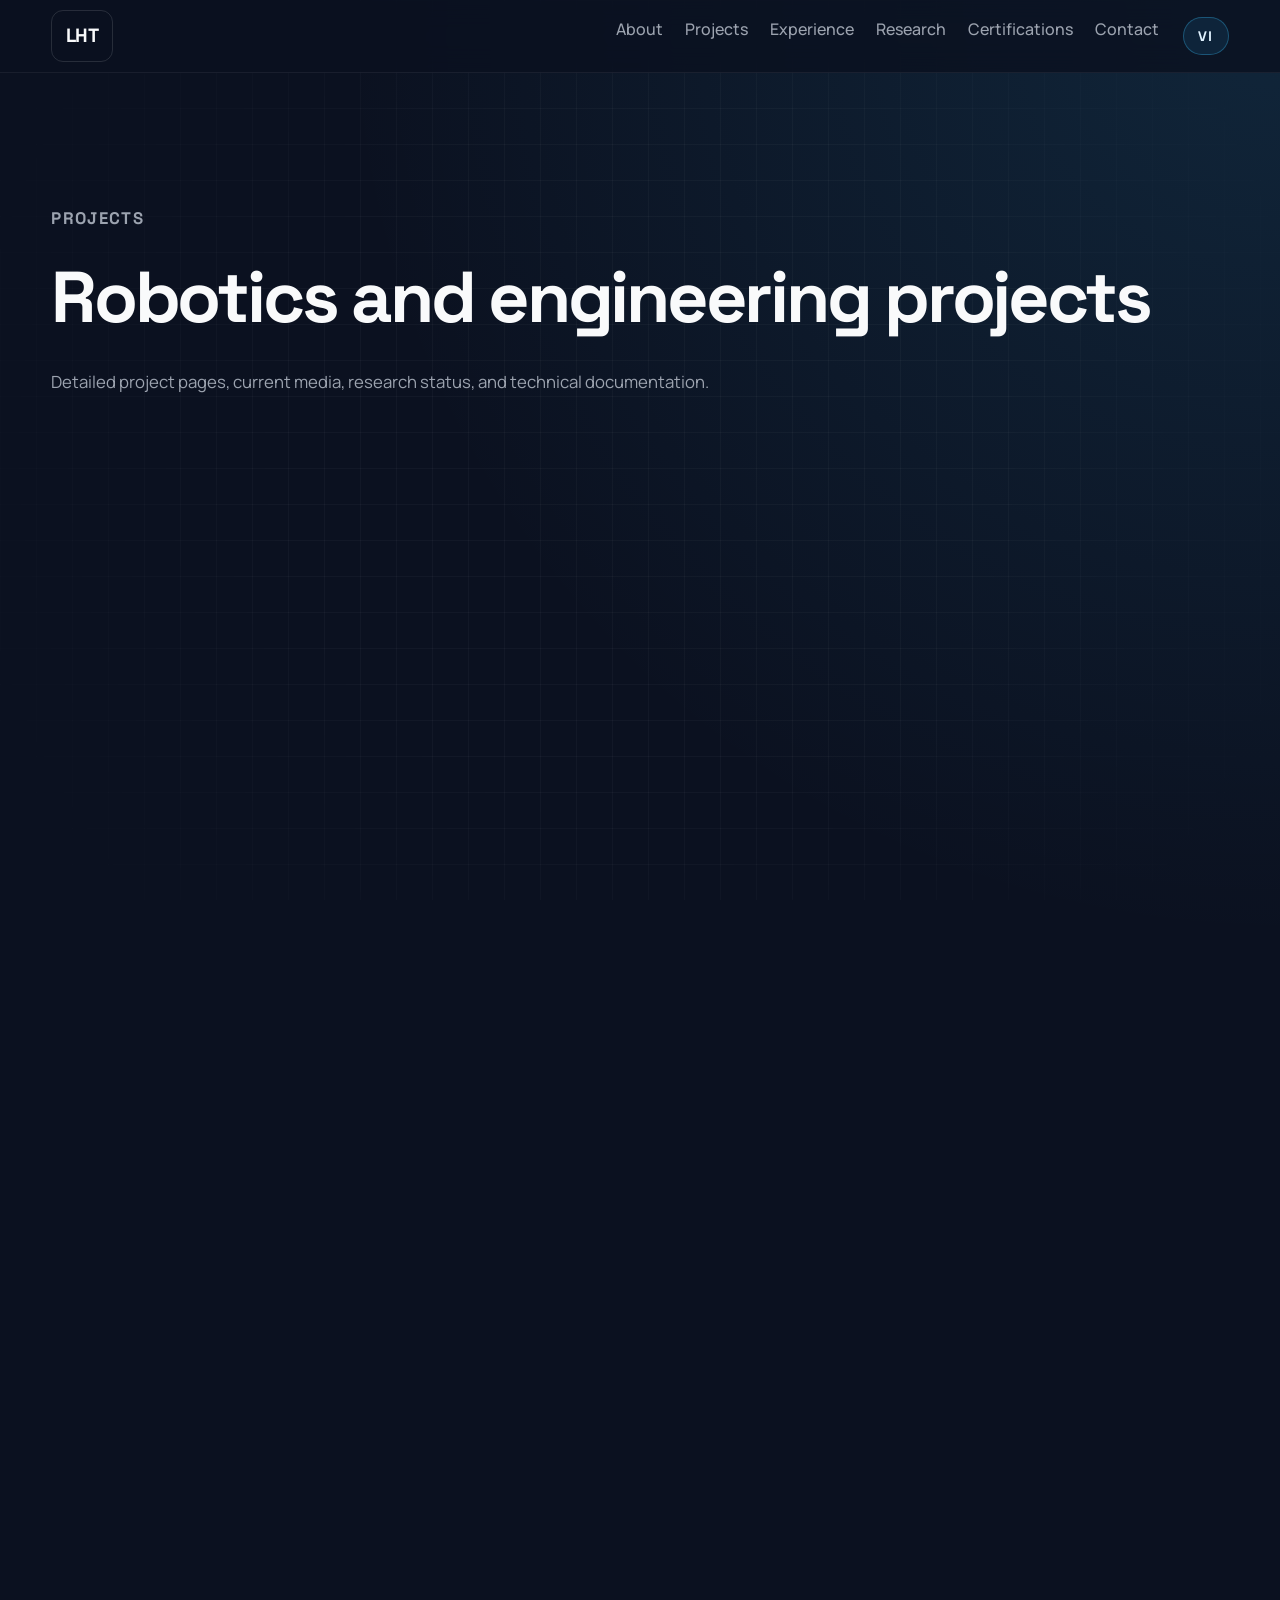
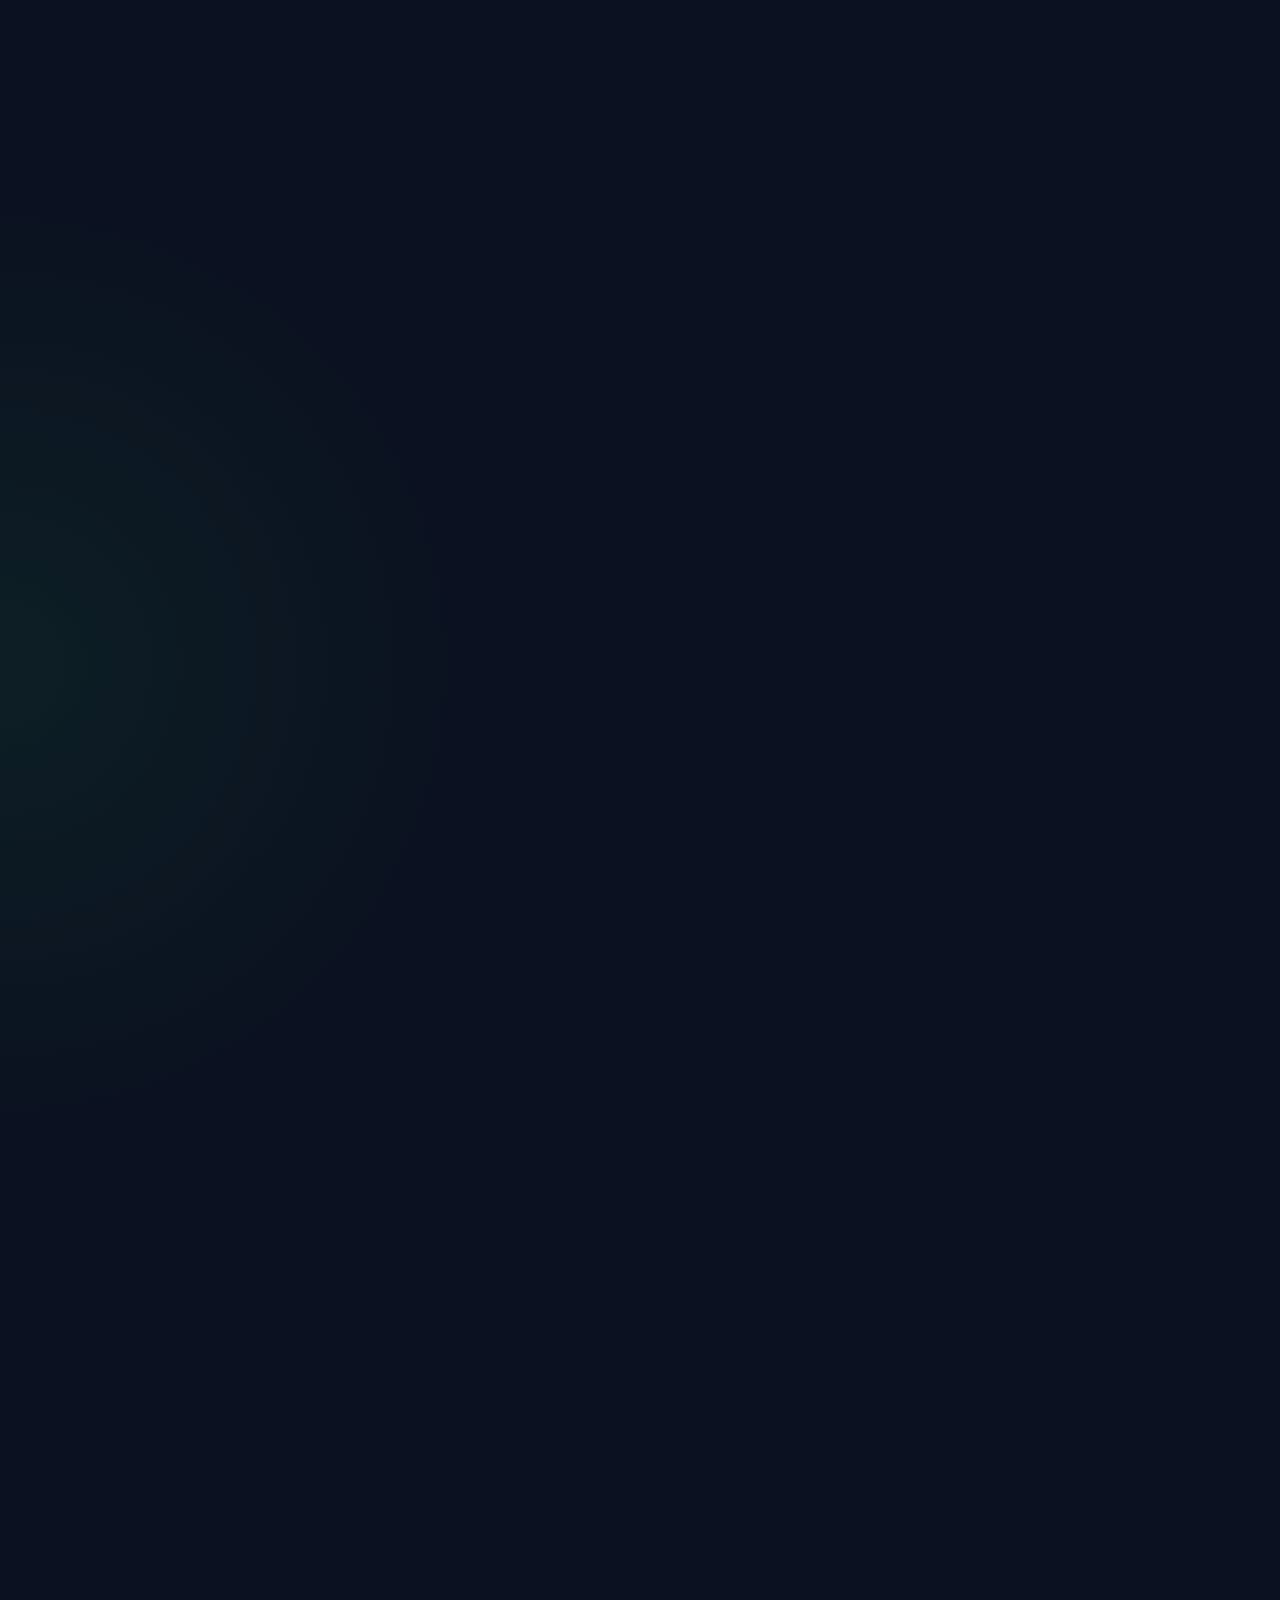
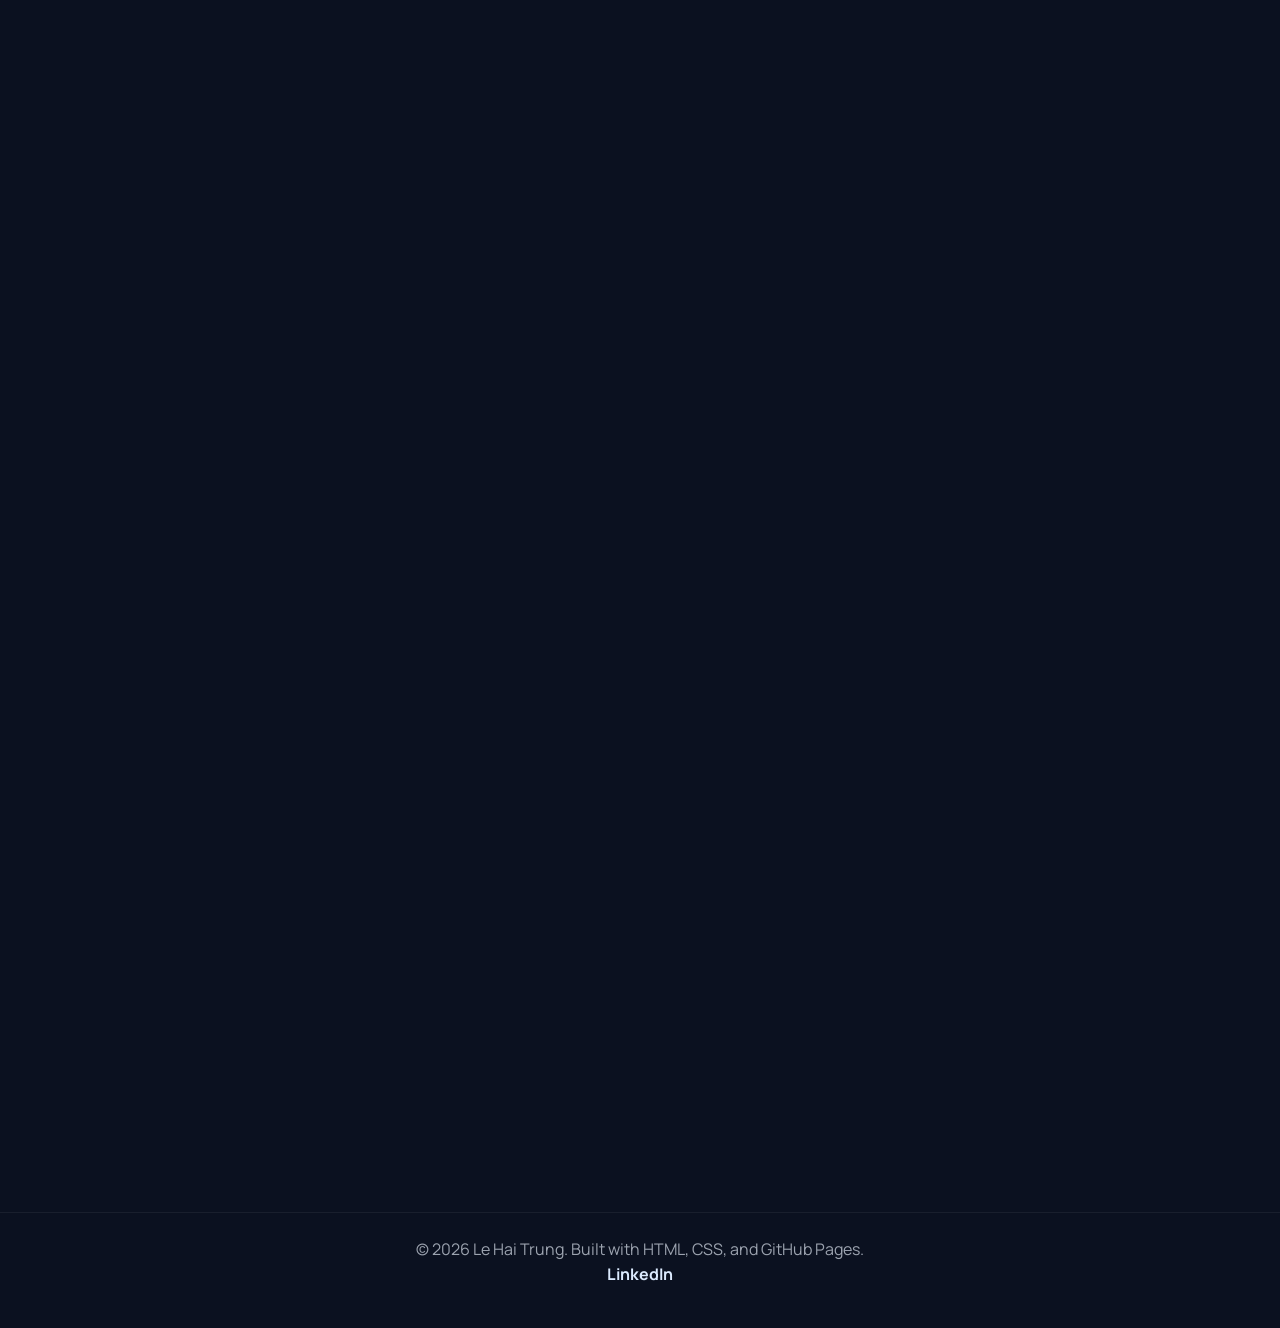
<file: projects.html>
<!DOCTYPE html>
<html lang="en">
<head>
  <meta charset="UTF-8" />
  <meta name="viewport" content="width=device-width, initial-scale=1.0" />
  <title>Projects | Le Hai Trung</title>
  <meta name="description" content="Robotics, soft robotics, UAV, mechatronics, sensing, and control projects by Le Hai Trung." />
  <link rel="preconnect" href="https://fonts.googleapis.com">
  <link rel="preconnect" href="https://fonts.gstatic.com" crossorigin>
  <link href="https://fonts.googleapis.com/css2?family=Manrope:wght@400;500;600;700&family=Space+Grotesk:wght@500;600;700&display=swap" rel="stylesheet">
  <link rel="stylesheet" href="style.css" />
  <style>
    .page-hero{padding:132px 0 42px}.page-hero h1{font-size:clamp(2.5rem,6vw,4.5rem);color:var(--heading);margin-bottom:14px}.page-hero p{max-width:850px;color:var(--muted);font-size:1.05rem}.projects-page .projects-grid{margin-top:10px}.project-meta{color:#cbd5e1!important;font-size:.88rem;font-weight:700;line-height:1.5;margin-bottom:12px!important}.project-status{color:var(--accent)}
  </style>
</head>
<body>
  <div class="bg-grid"></div>
  <header class="site-header"><div class="container nav-container"><a href="index.html#home" class="logo">LHT</a><nav class="nav" id="nav"><a href="index.html#about">About</a><a href="projects.html">Projects</a><a href="index.html#experience">Experience</a><a href="research.html">Research</a><a href="index.html#certifications">Certifications</a><a href="index.html#contact">Contact</a></nav><button class="menu-toggle" id="menu-toggle" aria-label="Toggle menu"><span></span><span></span><span></span></button></div></header>

  <main>
    <section class="page-hero"><div class="container"><p class="section-label">Projects</p><h1>Robotics and engineering projects</h1><p>Detailed project pages, current media, research status, and technical documentation.</p></div></section>

    <section id="projects" class="section projects-page"><div class="container"><div class="projects-grid">
      <article class="project-card fade-up"><img src="assets/Project 1 - drone/project-drone.jpg" alt="Dual-LiDAR autonomous PX4 drone" class="project-image" /><div class="project-content"><p class="project-type">Independent Project / UAV</p><h3>Dual-2D-LiDAR UAV for Indoor SLAM, 3D Reconstruction, and Precision Landing</h3><p class="project-meta">Fall 2025–Present · Individual · <span class="project-status">Ongoing</span></p><p>An autonomous UAV project for environmental surveying and 2D/3D reconstruction, with work focused on simulation-to-real transfer, payload management, pipeline bottlenecks, odometry drift, and localization reliability.</p><div class="project-tags"><span>PX4</span><span>ROS 2</span><span>SLAM</span><span>Raspberry Pi</span><span>Computer Vision</span></div><div class="project-links"><a href="https://github.com/Vaderplayz/3D-Environment-construction-for-PX4-drone-with-2D-lidar-and-obstacle-avoidance.git" target="_blank" rel="noopener noreferrer">GitHub</a></div></div></article>
      <article class="project-card fade-up delay-1"><img src="assets/project 2 - IPS/ips.png" alt="Custom Teensy quadcopter" class="project-image" /><div class="project-content"><p class="project-type">Intelligent Physical System</p><h3>Custom Quadcopter Using Teensy 4.1 and MPU6050</h3><p class="project-meta">Fall 2026 · Team of 4 · Leader, Mechatronics Engineer, Tester · <span class="project-status">Completed</span></p><p>A scratch-built quadcopter designed, assembled, and programmed from individual modules with a Teensy 4.1 flight controller, including PID tuning, telemetry, constrained testing, and structural simulation.</p><div class="project-tags"><span>Teensy 4.1</span><span>Embedded Systems</span><span>PID</span><span>ANSYS</span><span>3D Design</span></div></div></article>
      <article class="project-card fade-up"><img src="assets/Project 3 - Soft Robotic Glove/thumbnail.jpg" alt="Soft robotic rehabilitation glove" class="project-image" /><div class="project-content"><p class="project-type">Research / Soft Robotics</p><h3>A Hybrid Tendon-Hydraulic Soft Robotic Glove for Post-Stroke Hand Rehabilitation with Bidirectional Finger Assistance</h3><p class="project-meta">Spring 2024–Fall 2026 · Team of 4 · Co-First Author · <span class="project-status">Under Review</span></p><p>A wearable rehabilitation glove using soft artificial muscles and tendon-driven mechanisms to assist hand-impaired stroke patients with bidirectional finger support.</p><div class="project-tags"><span>Soft Robotics</span><span>Rehabilitation</span><span>MATLAB</span><span>System Design</span><span>Experimentation</span></div></div></article>
      <article class="project-card fade-up delay-1"><img src="assets/Project 4 - Tendon Robotic arm/thumbnail.png" alt="Teleoperated humanoid robotic hand" class="project-image" /><div class="project-content"><p class="project-type">Research / Humanoid Robotics</p><h3>Teleoperated Humanoid Robotic Hand with Soft Filament Sensor</h3><p class="project-meta">Fall 2025–Spring 2026 · Team of 4 · First Author · <span class="project-status">Under Review</span></p><p>A teleoperation system that uses soft filament sensing to control a tendon-driven humanoid robotic hand actuated by servo-controlled soft muscles.</p><div class="project-tags"><span>Teleoperation</span><span>Soft Sensors</span><span>MATLAB</span><span>Data Acquisition</span><span>System Design</span></div></div></article>
      <article class="project-card fade-up"><img src="assets/projects/05-double-attack-thrombectomy/0.5 fig.png" alt="Double-attack mechanical thrombectomy" class="project-image" /><div class="project-content"><p class="project-type">Research / Soft Robotics</p><h3>Double-Attack Thrombectomy: A Soft-Robotic Milli-Spinner Catheter Concept for Suction-Assisted Clot-Debris Capture</h3><p class="project-meta">Spring 2026 · Team of 2 · First Author · <span class="project-status">Accepted at ICARCV 2026</span></p><p>A soft-robotic thrombectomy concept developed to improve local suction around a milli-spinner catheter, addressing a cutting-edge design space with limited prior implementation evidence.</p><div class="project-tags"><span>Soft Robotics</span><span>Thrombectomy</span><span>ANSYS</span><span>Concept Development</span><span>ICARCV 2026 Accepted</span></div></div></article>
      <article class="project-card fade-up delay-1"><img src="assets/placeholders/project-placeholder.svg" alt="Soft-actuator-integrated thrombectomy catheter" class="project-image" /><div class="project-content"><p class="project-type">Research / Medical Robotics</p><h3>A Soft-Actuator-Integrated Thrombectomy Catheter for High-Speed Distal Rotation and Controlled Localized Axial Elongation</h3><p class="project-meta">2026–Present · First Author · <span class="project-status">Submitted to ICRA 2027</span></p><p>A soft-actuator-integrated thrombectomy catheter designed for high-speed distal rotation and controlled localized axial elongation.</p><div class="project-tags"><span>Thrombectomy</span><span>Soft Actuation</span><span>Catheter Design</span><span>Medical Robotics</span><span>ICRA 2027</span></div></div></article>
      <article class="project-card fade-up"><img src="assets/projects/06-tool-interchange-arm/thumbnail.png" alt="Automatic tool-interchange robotic arm" class="project-image" /><div class="project-content"><p class="project-type">Robotics and Automation</p><h3>Automatic Tool-Interchange System for a Humanoid Robotic Arm</h3><p class="project-meta">Spring 2026 · Team of 3 · Leader, Mechatronics Engineer, Mechanical Designer, Fabricator · <span class="project-status">Completed</span></p><p>A humanoid-arm tool-changing system for task-specific end effectors such as drills, grippers, and suction tools, with emphasis on alignment precision, payload management, hardware integration, and coordinated control.</p><div class="project-tags"><span>Servos</span><span>ESP32</span><span>Python</span><span>Electromagnets</span><span>3D Design</span></div></div></article>
      <article class="project-card fade-up delay-1"><img src="assets/projects/07-pen-refill-machine/thumbnail.jpg" alt="Automated whiteboard-pen refill machine" class="project-image" /><div class="project-content"><p class="project-type">Mechanical Synthesis</p><h3>Automated Whiteboard-Pen Refill Machine</h3><p class="project-meta">Fall 2026 · Team of 4 · Mechatronics Engineer, Mechanical Designer, Fabricator · <span class="project-status">Completed</span></p><p>A complete machine that automates whiteboard-marker ink refilling and tip replacement through coordinated fabrication, mechanism design, sequencing, and electromechanical integration.</p><div class="project-tags"><span>Arduino</span><span>CNC</span><span>Mechanical Design</span><span>Fabrication</span><span>Automation</span></div></div></article>
      <article class="project-card fade-up"><img src="assets/projects/08-gesture-survey-robot/PXL_20250612_134823931.jpg" alt="Gesture-controlled environmental survey robot" class="project-image" /><div class="project-content"><p class="project-type">Mechatronics</p><h3>Hand-Gesture-Controlled Robot for Environmental Surveying</h3><p class="project-meta">Fall 2025 · Team of 3 · Leader, Mechatronics Engineer, Mechanical Designer, Fabricator · <span class="project-status">Completed</span></p><p>A mobile robot controlled by hand gestures for collecting environmental sensor and camera data. The design evolved from an unsuccessful self-balancing concept into a differential-drive platform after power and PID-control challenges.</p><div class="project-tags"><span>ESP32</span><span>NRF24</span><span>OpenIPC</span><span>Sensors</span><span>PID</span></div></div></article>
      <article class="project-card fade-up delay-1" role="link" tabindex="0" aria-label="Open the MiniHawk VTOL tilt-rotor tricopter project page" style="cursor:pointer" onclick="if(!event.target.closest('a')) window.location.href='projects/minihawk-vtol.html'" onkeydown="if(event.key==='Enter'||event.key===' '){event.preventDefault();window.location.href='projects/minihawk-vtol.html'}"><img src="assets/projects/09-minihawk-vtol/MiniHawkIso.png" alt="MiniHawk VTOL tilt-rotor tricopter" class="project-image" /><div class="project-content"><p class="project-type">Independent Project / UAV</p><h3>MiniHawk VTOL Tilt-Rotor Tricopter</h3><p class="project-meta">Spring 2026 · Individual · <span class="project-status">Archived</span></p><p>A first VTOL build based on Stephen Carlson’s open-source MiniHawk platform, focused on 3D-printed fabrication, tilt-transition mechanics, aircraft integration, wiring constraints, configuration, and flight testing.</p><div class="project-tags"><span>ArduPilot</span><span>VTOL</span><span>3D Design</span><span>Electronics</span><span>Flight Testing</span></div></div></article>
      <article class="project-card fade-up"><img src="assets/projects/10-water-quality-monitoring/07_live_map_and_sensor_graphs.png" alt="Wireless water-quality monitoring map and sensor graphs" class="project-image" /><div class="project-content"><p class="project-type">Introduction to CECS</p><h3>Wireless Water-Quality Monitoring and Mapping System</h3><p class="project-meta">Fall 2023 · Team of 5 · Planner, Mechanical Designer, Fabricator · <span class="project-status">Completed</span></p><p>A multisensor water-quality module deployed across different water sources to create a live geographic map, with design work addressing tight packaging, power management, sensing consistency, and data visualization.</p><div class="project-tags"><span>Water Sensors</span><span>Data Visualization</span><span>3D Fabrication</span><span>IoT</span><span>Mapping</span></div></div></article>
    </div></div></section>
  </main>

  <footer class="site-footer"><div class="container footer-content"><p>© 2026 Le Hai Trung. Built with HTML, CSS, and GitHub Pages.</p></div></footer>
  <script src="script.js"></script>
  <script src="projects-i18n.js?v=20260802-project-cards"></script>
</body>
</html>
</file>
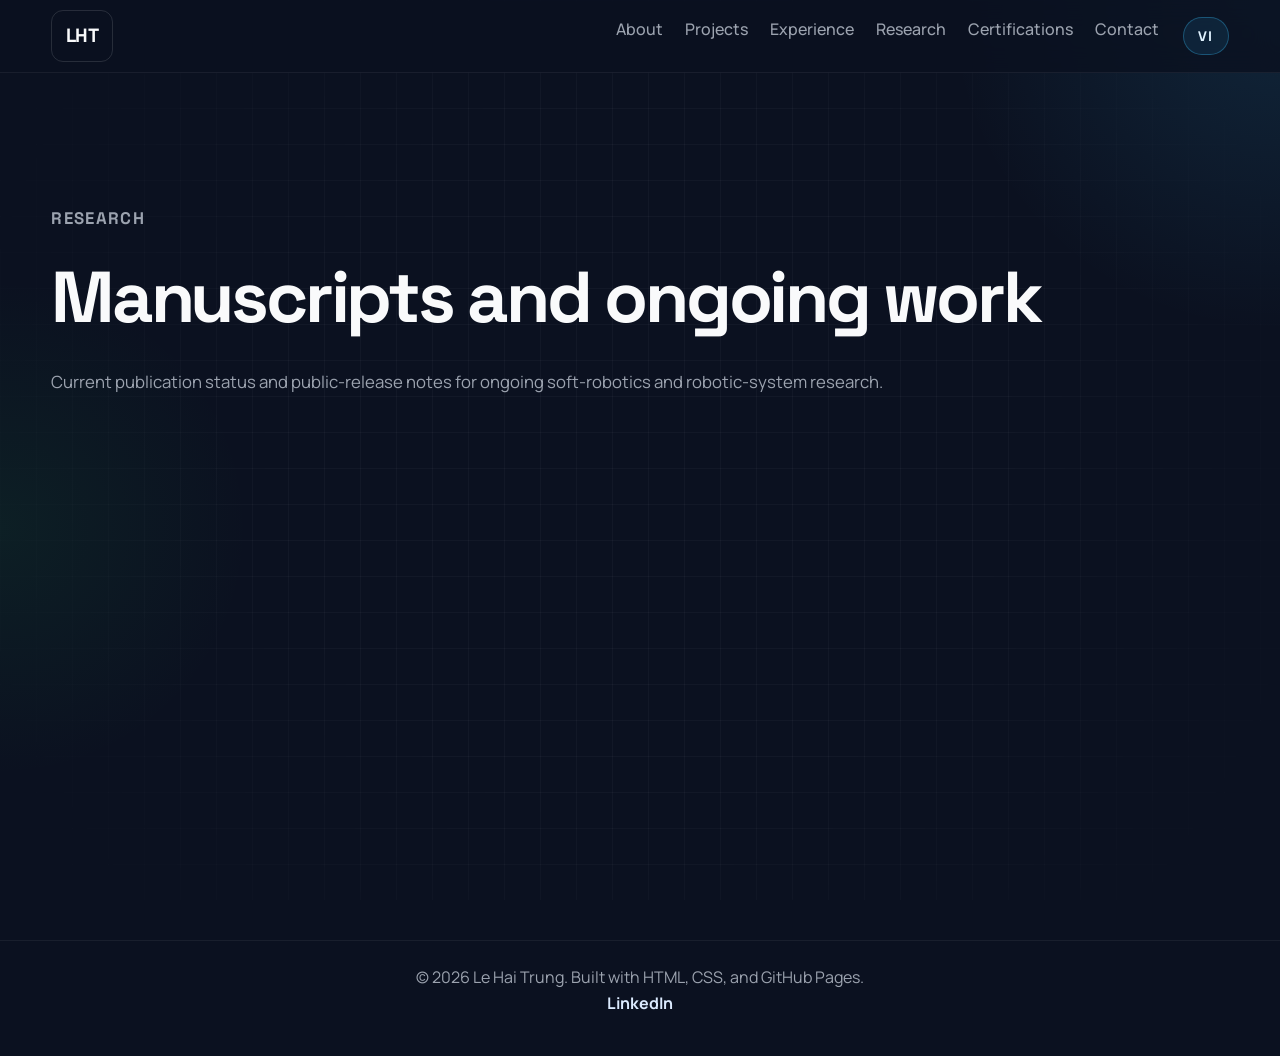
<file: research.html>
<!DOCTYPE html>
<html lang="en">
<head>
  <meta charset="UTF-8" />
  <meta name="viewport" content="width=device-width, initial-scale=1.0" />
  <title>Research | Le Hai Trung</title>
  <link rel="preconnect" href="https://fonts.googleapis.com">
  <link rel="preconnect" href="https://fonts.gstatic.com" crossorigin>
  <link href="https://fonts.googleapis.com/css2?family=Inter:wght@400;500;600;700;800&display=swap" rel="stylesheet">
  <link rel="stylesheet" href="style.css" />
  <style>.page-hero{padding:132px 0 42px}.page-hero h1{font-size:clamp(2.5rem,6vw,4.5rem);color:var(--heading);margin-bottom:14px}.page-hero p{max-width:850px;color:var(--muted);font-size:1.05rem}</style>
</head>
<body>
  <div class="bg-grid"></div>
  <header class="site-header"><div class="container nav-container"><a href="index.html#home" class="logo">LHT</a><nav class="nav" id="nav"><a href="index.html#about">About</a><a href="projects.html">Projects</a><a href="index.html#experience">Experience</a><a href="research.html">Research</a><a href="index.html#certifications">Certifications</a><a href="index.html#contact">Contact</a></nav><button class="menu-toggle" id="menu-toggle" aria-label="Toggle menu"><span></span><span></span><span></span></button></div></header>
  <main>
    <section class="page-hero"><div class="container"><p class="section-label">Research</p><h1>Manuscripts and ongoing work</h1><p>Current publication status and public-release notes for ongoing soft-robotics and robotic-system research.</p></div></section>
    <section class="section"><div class="container"><div class="research-grid">
      <div class="card fade-up"><h3>Selected Research Projects</h3><ul class="research-list"><li><strong>Teleoperated Humanoid Robotic Hand with Soft Filament Sensor</strong> — First author; manuscript under review.</li><li><strong>Hybrid Soft Muscle–Tendon Rehabilitation Glove</strong> — Co-first author; manuscript under review.</li><li><strong>Double-Attack Mechanical Thrombectomy</strong> — First author; accepted at ICARCV 2026.</li><li><strong>A Soft-Actuator-Integrated Thrombectomy Catheter for High-Speed Distal Rotation and Controlled Localized Axial Elongation</strong> — First author; submitted to ICRA 2027.</li></ul></div>
      <div class="card fade-up delay-1"><h3>Public release status</h3><p>Some research media, figures, and manuscript files are intentionally not public yet. Approved photos, videos, posters, and paper links will be added after publication or permission.</p><a class="btn btn-secondary small-btn" href="assets/General/Trung_CV_Eng.pdf" target="_blank">View Resume / CV</a></div>
    </div></div></section>
  </main>
  <footer class="site-footer"><div class="container footer-content"><p>© 2026 Le Hai Trung. Built with HTML, CSS, and GitHub Pages.</p></div></footer>
  <script src="script.js"></script>
</body>
</html>
</file>
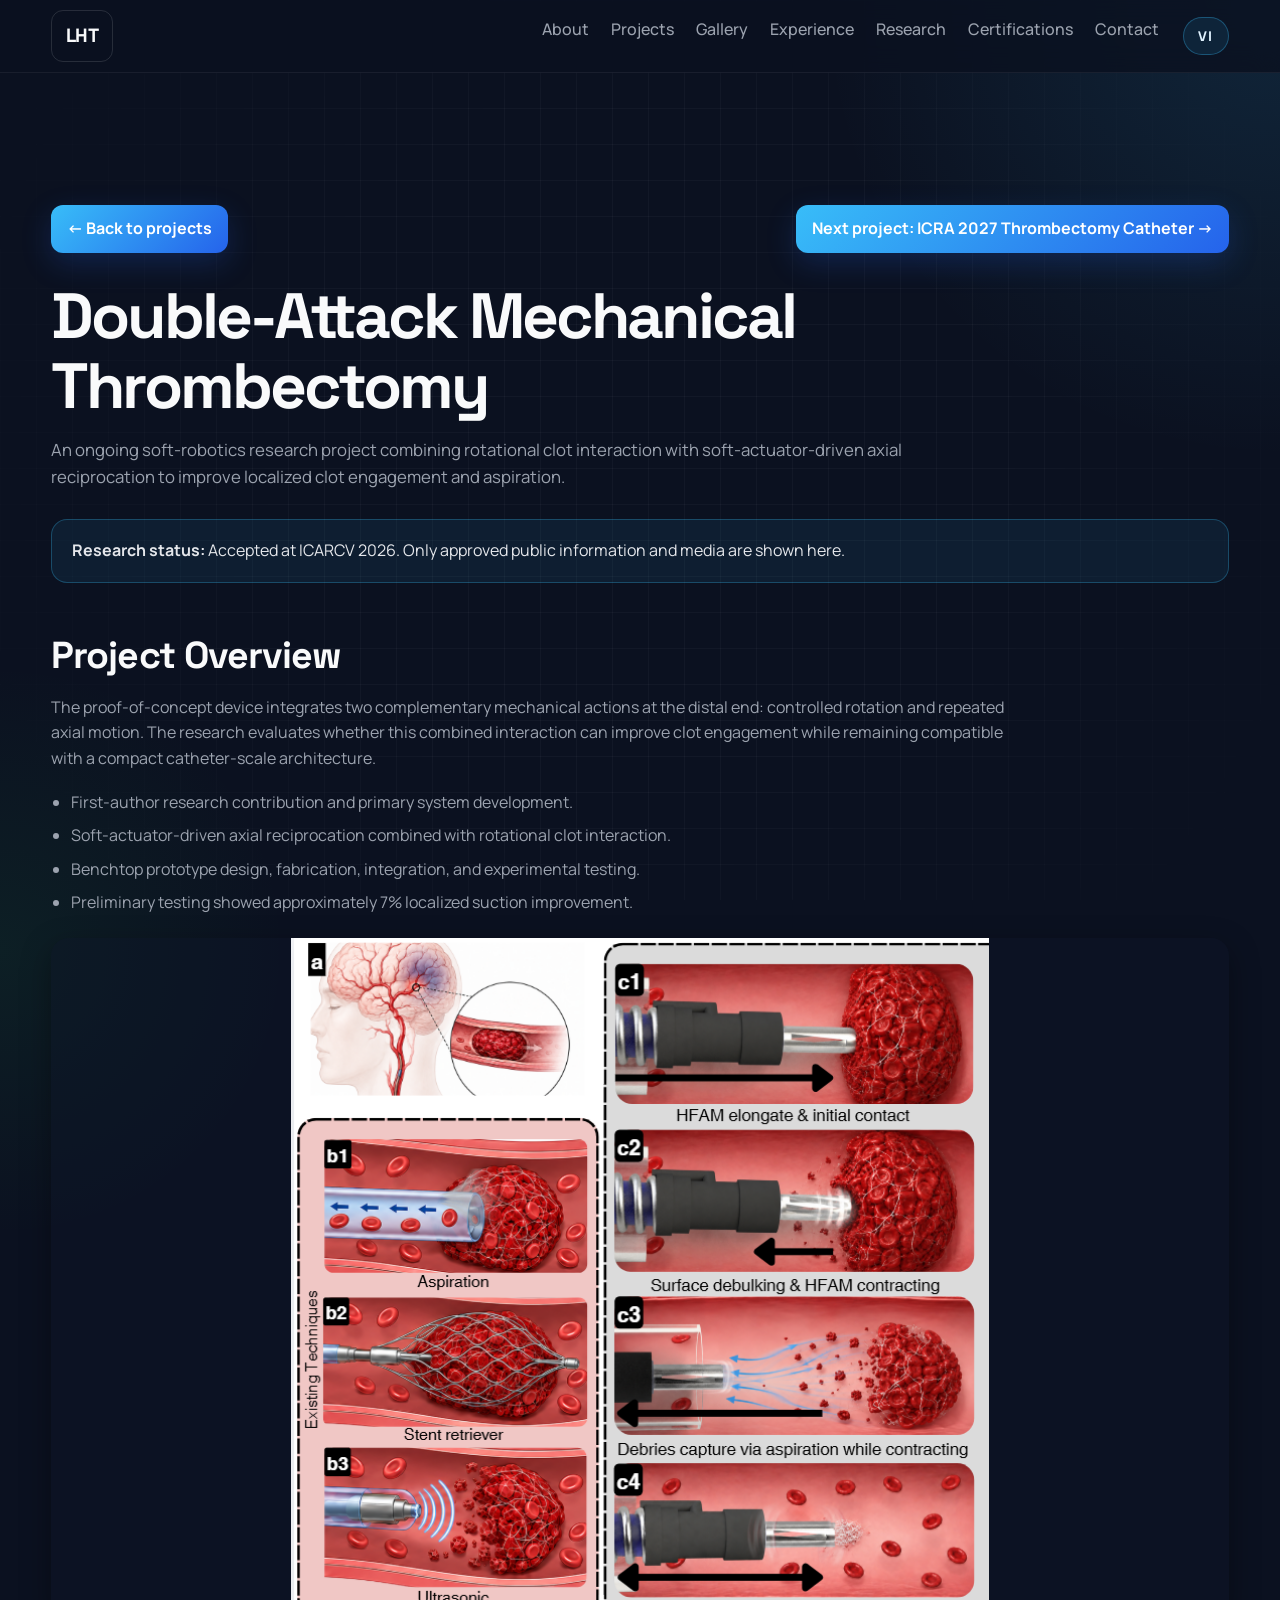
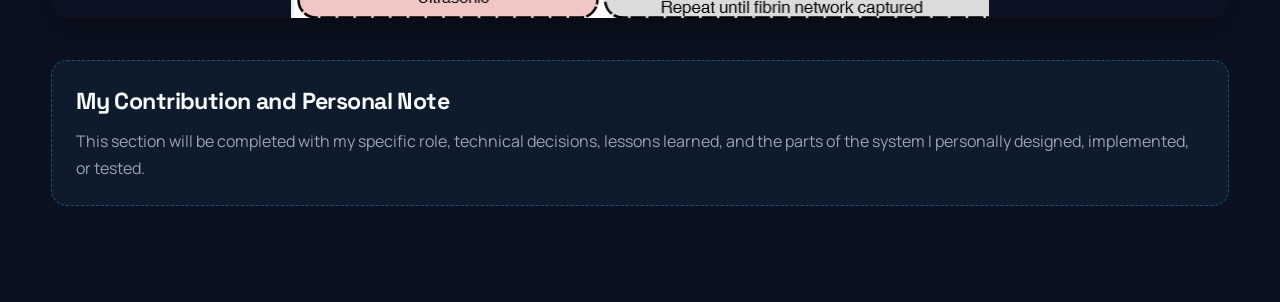
<file: projects/double-attack-thrombectomy.html>
<!DOCTYPE html>
<html lang="en">
<head>
  <meta charset="UTF-8" />
  <meta name="viewport" content="width=device-width, initial-scale=1.0" />
  <title>Double-Attack Mechanical Thrombectomy | Le Hai Trung</title>
  <link rel="preconnect" href="https://fonts.googleapis.com">
  <link rel="preconnect" href="https://fonts.gstatic.com" crossorigin>
  <link href="https://fonts.googleapis.com/css2?family=Inter:wght@400;500;600;700;800&display=swap" rel="stylesheet">
  <link rel="stylesheet" href="../style.css" />
  <style>
    .project-detail{padding:132px 0 96px}.project-detail h1{font-size:clamp(2.2rem,5vw,4rem);color:var(--heading);line-height:1.1;margin-bottom:16px}.project-lead{max-width:920px;color:var(--muted);font-size:1.05rem;margin-bottom:28px}.status-note{padding:18px 20px;border-radius:16px;border:1px solid rgba(56,189,248,.28);background:rgba(56,189,248,.08);color:var(--text);margin-bottom:34px}.project-section{margin-top:42px}.project-section h2{color:var(--heading);font-size:clamp(1.7rem,3vw,2.35rem);margin-bottom:10px}.project-section p{color:var(--muted);max-width:980px}.section-cover{width:100%;max-height:680px;object-fit:contain;background:rgba(15,23,42,.42);border-radius:18px;border:1px solid var(--panel-border);box-shadow:var(--shadow);margin-top:22px}.detail-list{color:var(--muted);padding-left:20px;display:grid;gap:8px;margin-top:18px}.back-link{display:inline-flex;margin-bottom:28px;color:var(--accent);font-weight:700}
  </style>
</head>
<body>
  <div class="bg-grid"></div>
  <header class="site-header"><div class="container nav-container"><a href="../index.html#home" class="logo">LHT</a><nav class="nav" id="nav"><a href="../index.html#about">About</a><a href="../index.html#projects">Projects</a><a href="../index.html#gallery">Gallery</a><a href="../index.html#experience">Experience</a><a href="../index.html#research">Research</a><a href="../index.html#certifications">Certifications</a><a href="../index.html#contact">Contact</a></nav><button class="menu-toggle" id="menu-toggle" aria-label="Toggle menu"><span></span><span></span><span></span></button></div></header>

  <main class="project-detail"><div class="container">
    <a class="back-link" href="../index.html#projects">← Back to projects</a>
    <h1>Double-Attack Mechanical Thrombectomy</h1>
    <p class="project-lead">An ongoing soft-robotics research project combining rotational clot interaction with soft-actuator-driven axial reciprocation to improve localized clot engagement and aspiration.</p>

    <div class="status-note"><strong>Research status:</strong> Accepted at ICARCV 2026. Only approved public information and media are shown here.</div>

    <section class="project-section">
      <h2>Project Overview</h2>
      <p>The proof-of-concept device integrates two complementary mechanical actions at the distal end: controlled rotation and repeated axial motion. The research evaluates whether this combined interaction can improve clot engagement while remaining compatible with a compact catheter-scale architecture.</p>
      <ul class="detail-list">
        <li>First-author research contribution and primary system development.</li>
        <li>Soft-actuator-driven axial reciprocation combined with rotational clot interaction.</li>
        <li>Benchtop prototype design, fabrication, integration, and experimental testing.</li>
        <li>Preliminary testing showed approximately 7% localized suction improvement.</li>
      </ul>
      <img class="section-cover" src="../assets/projects/05-double-attack-thrombectomy/0.5 fig.png" alt="Double-attack mechanical thrombectomy concept and prototype" />
    </section>
  </div></main>
  <script src="../script.js"></script>
</body>
</html>
</file>
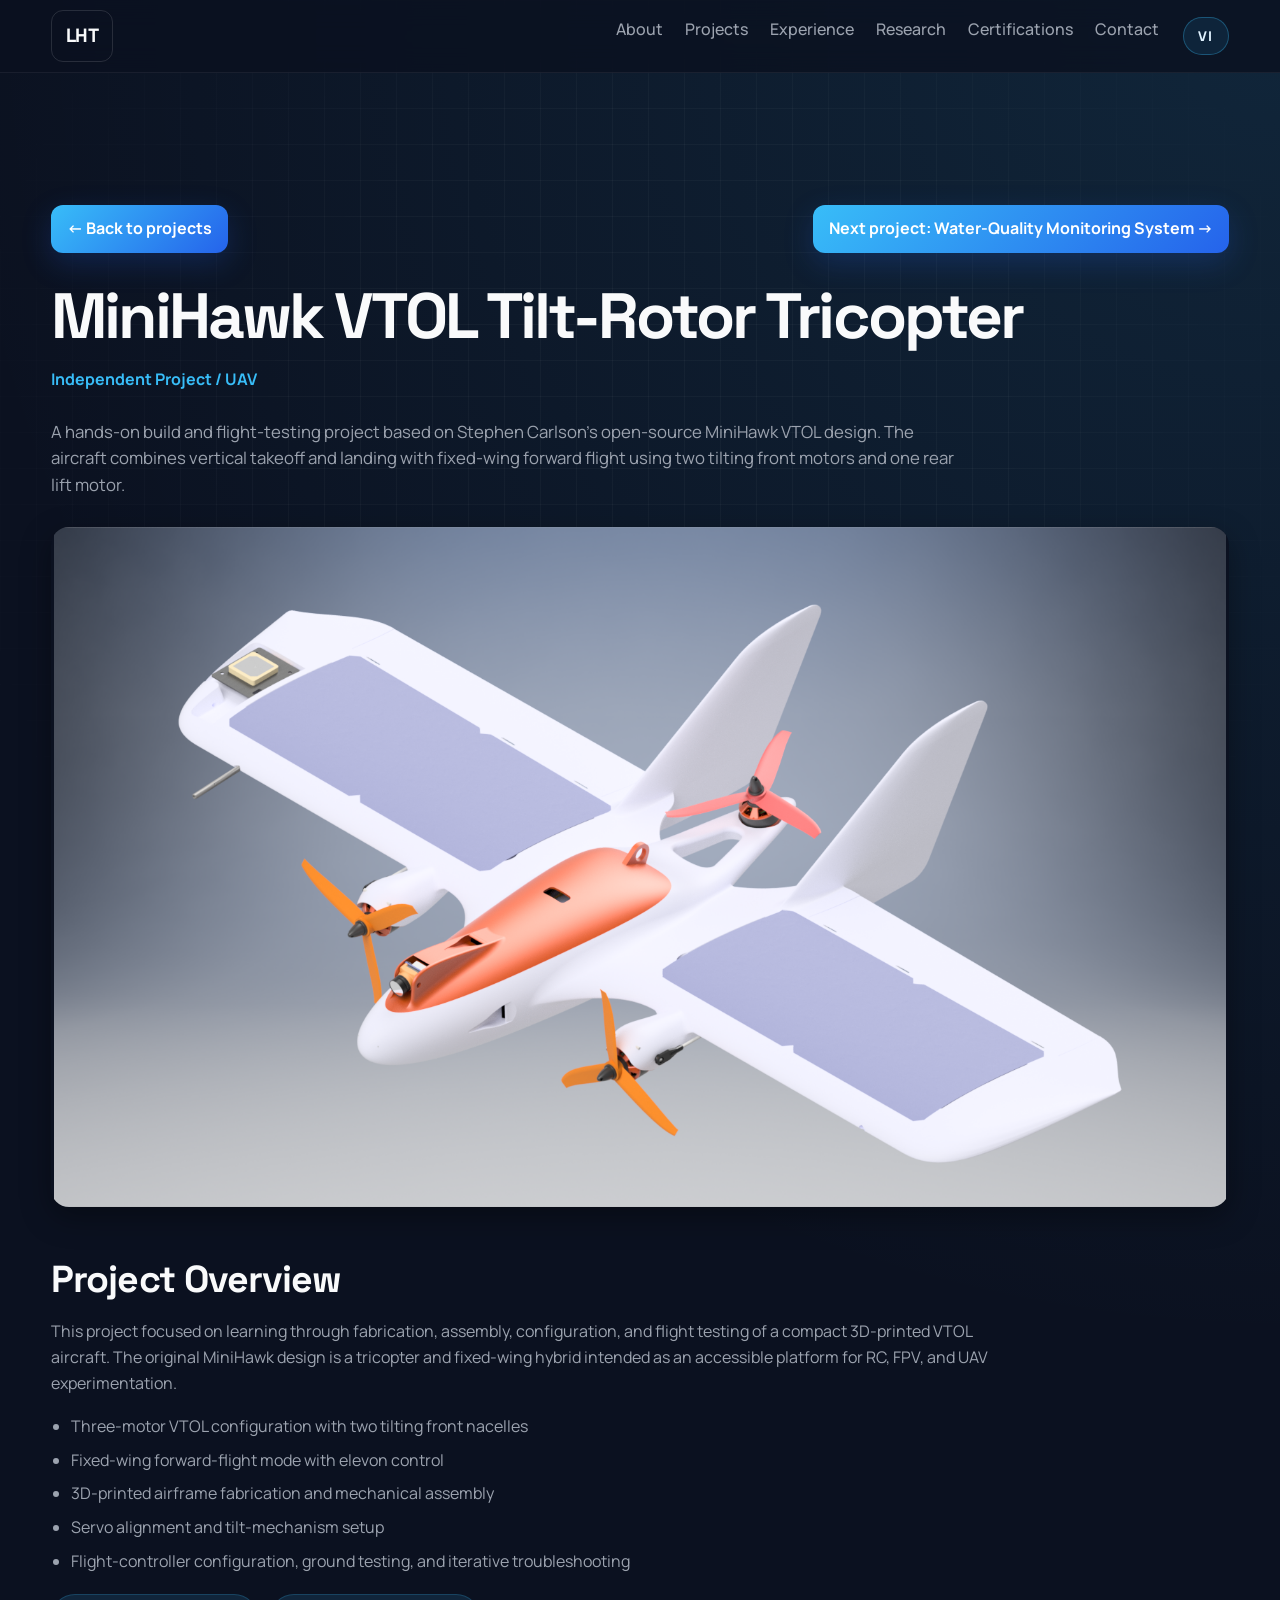
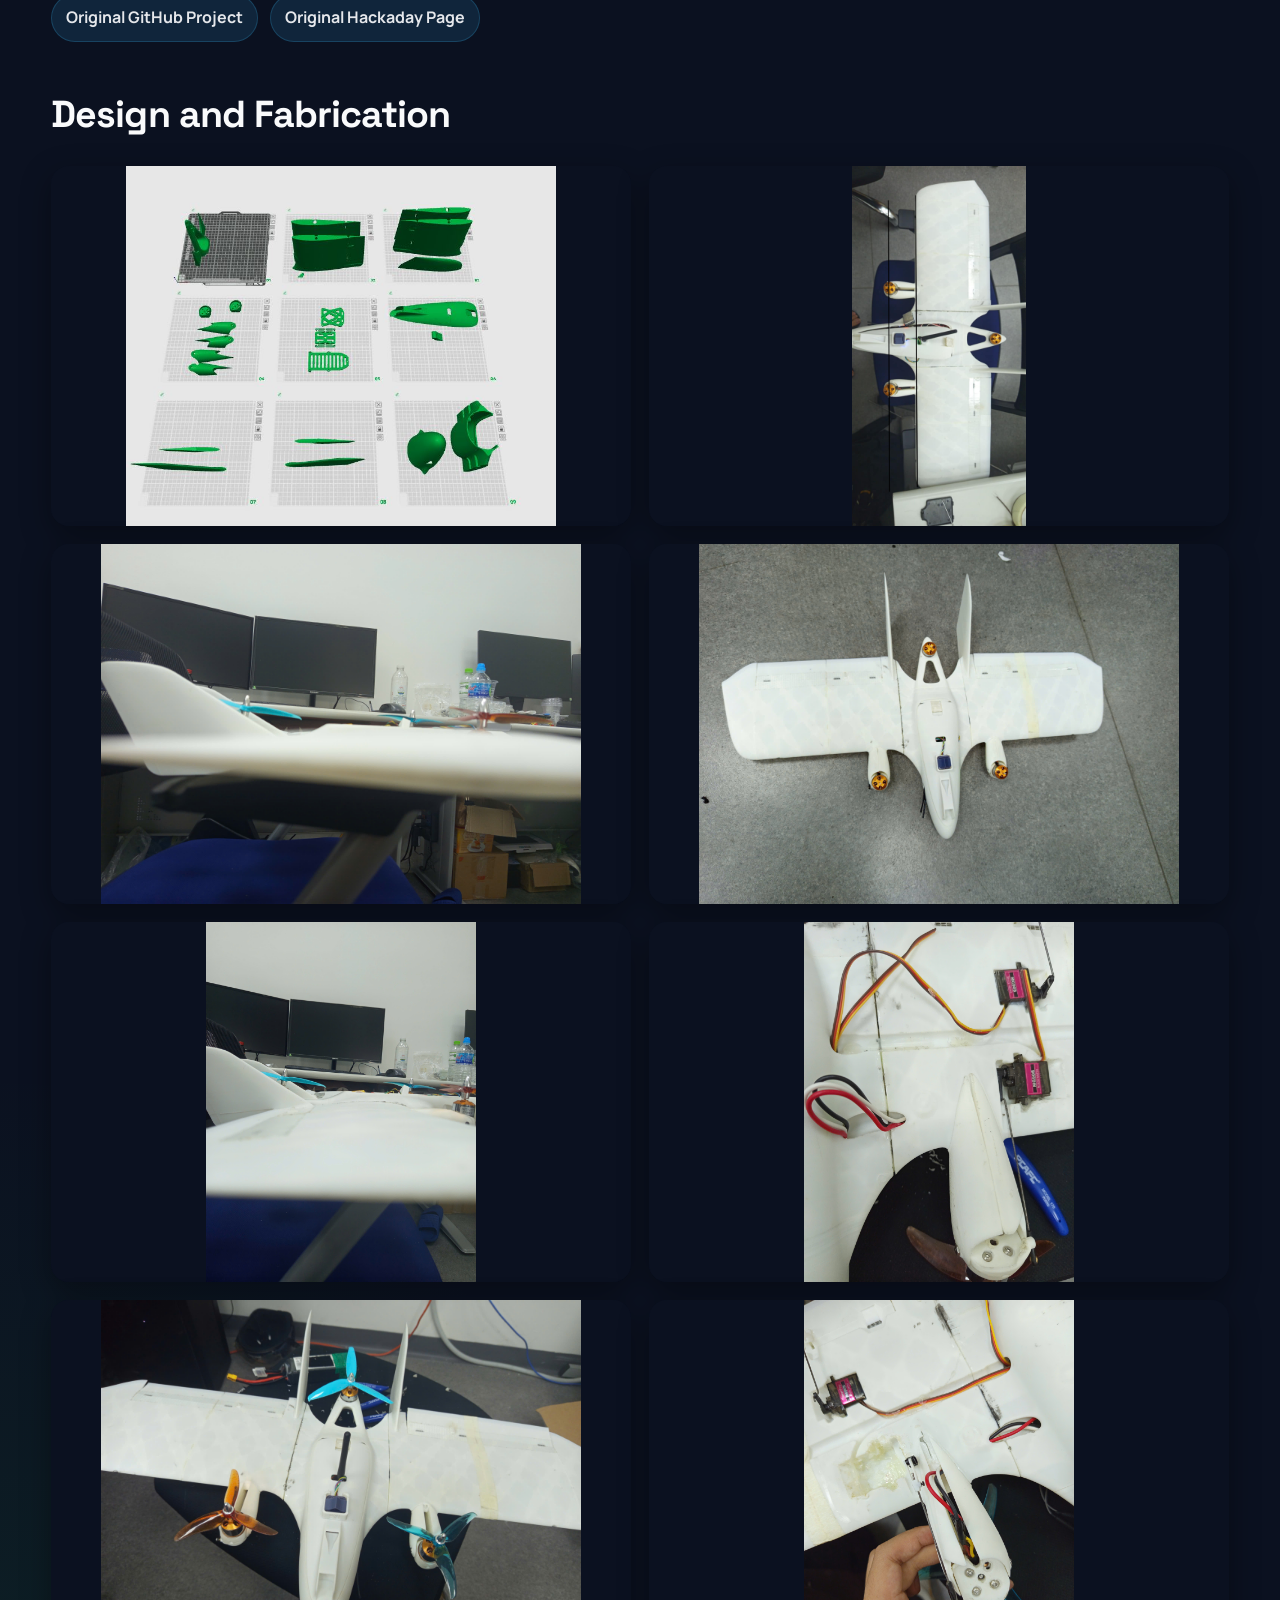
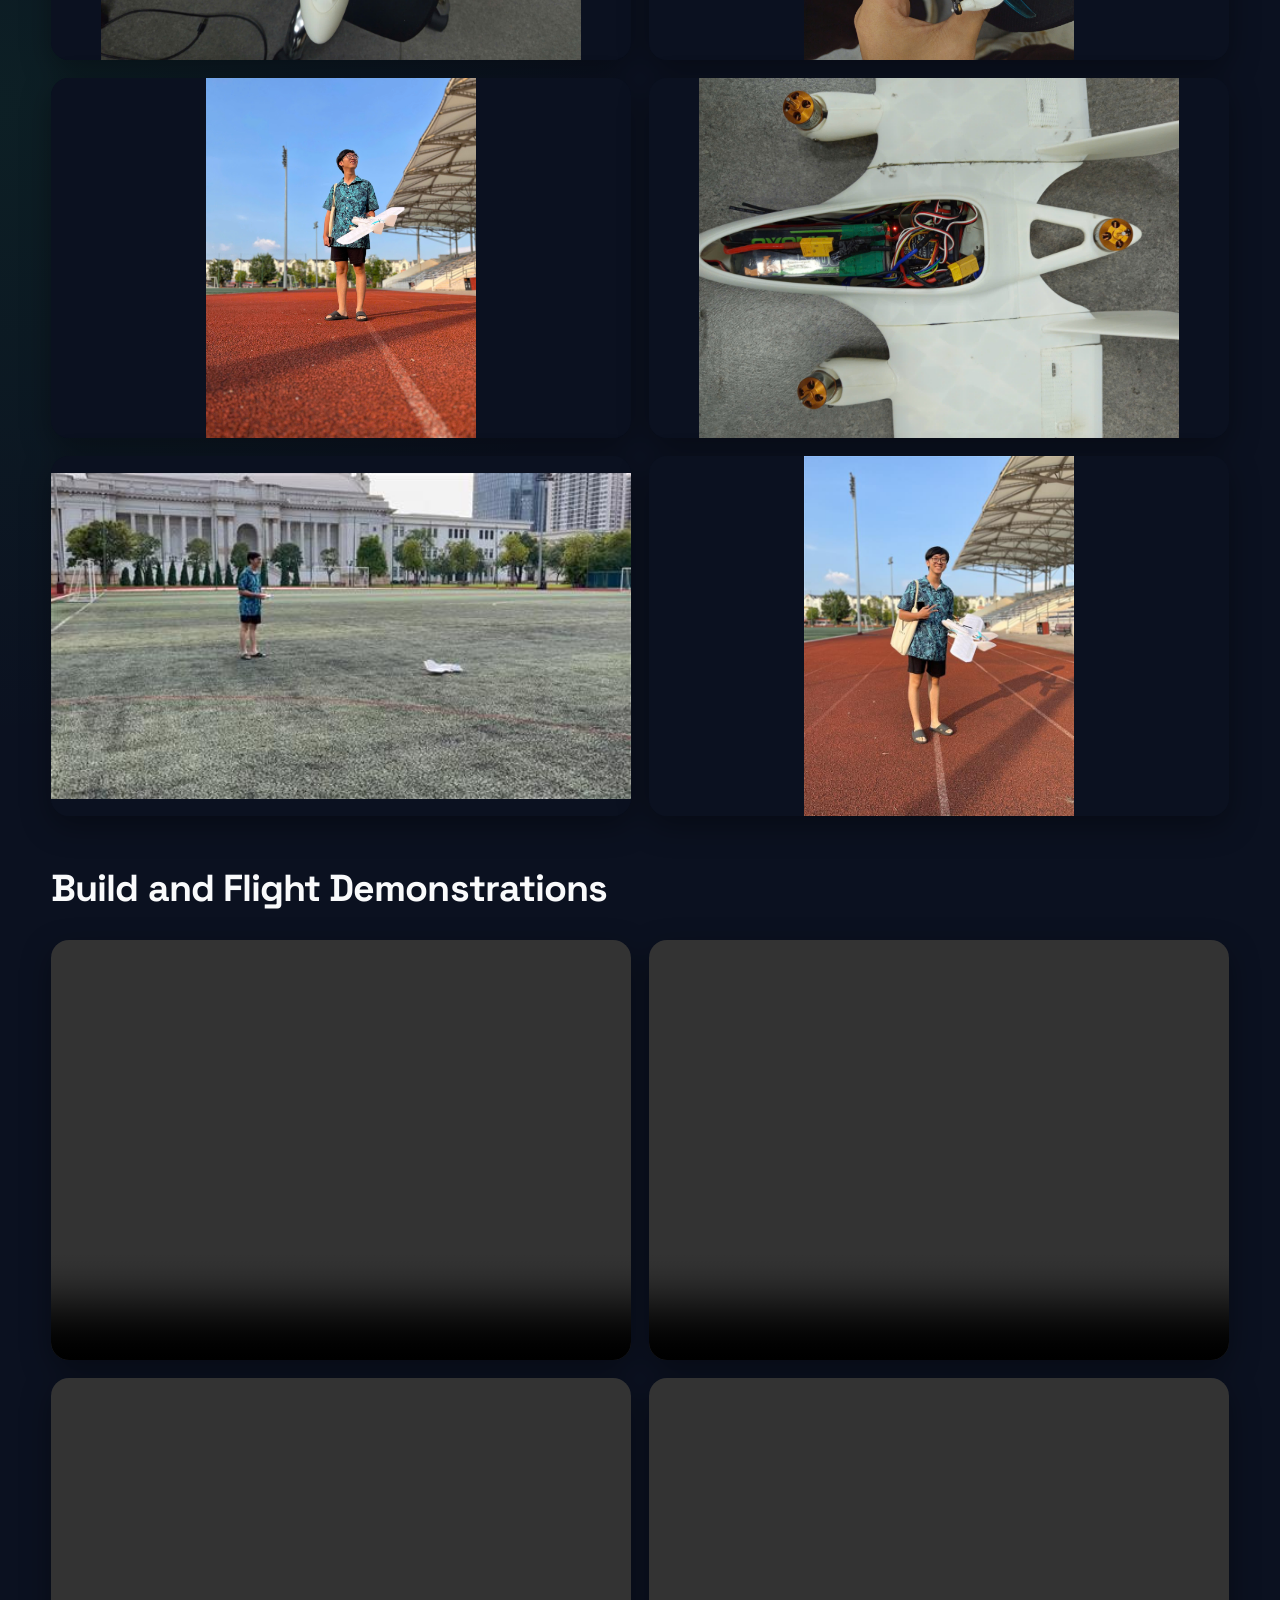
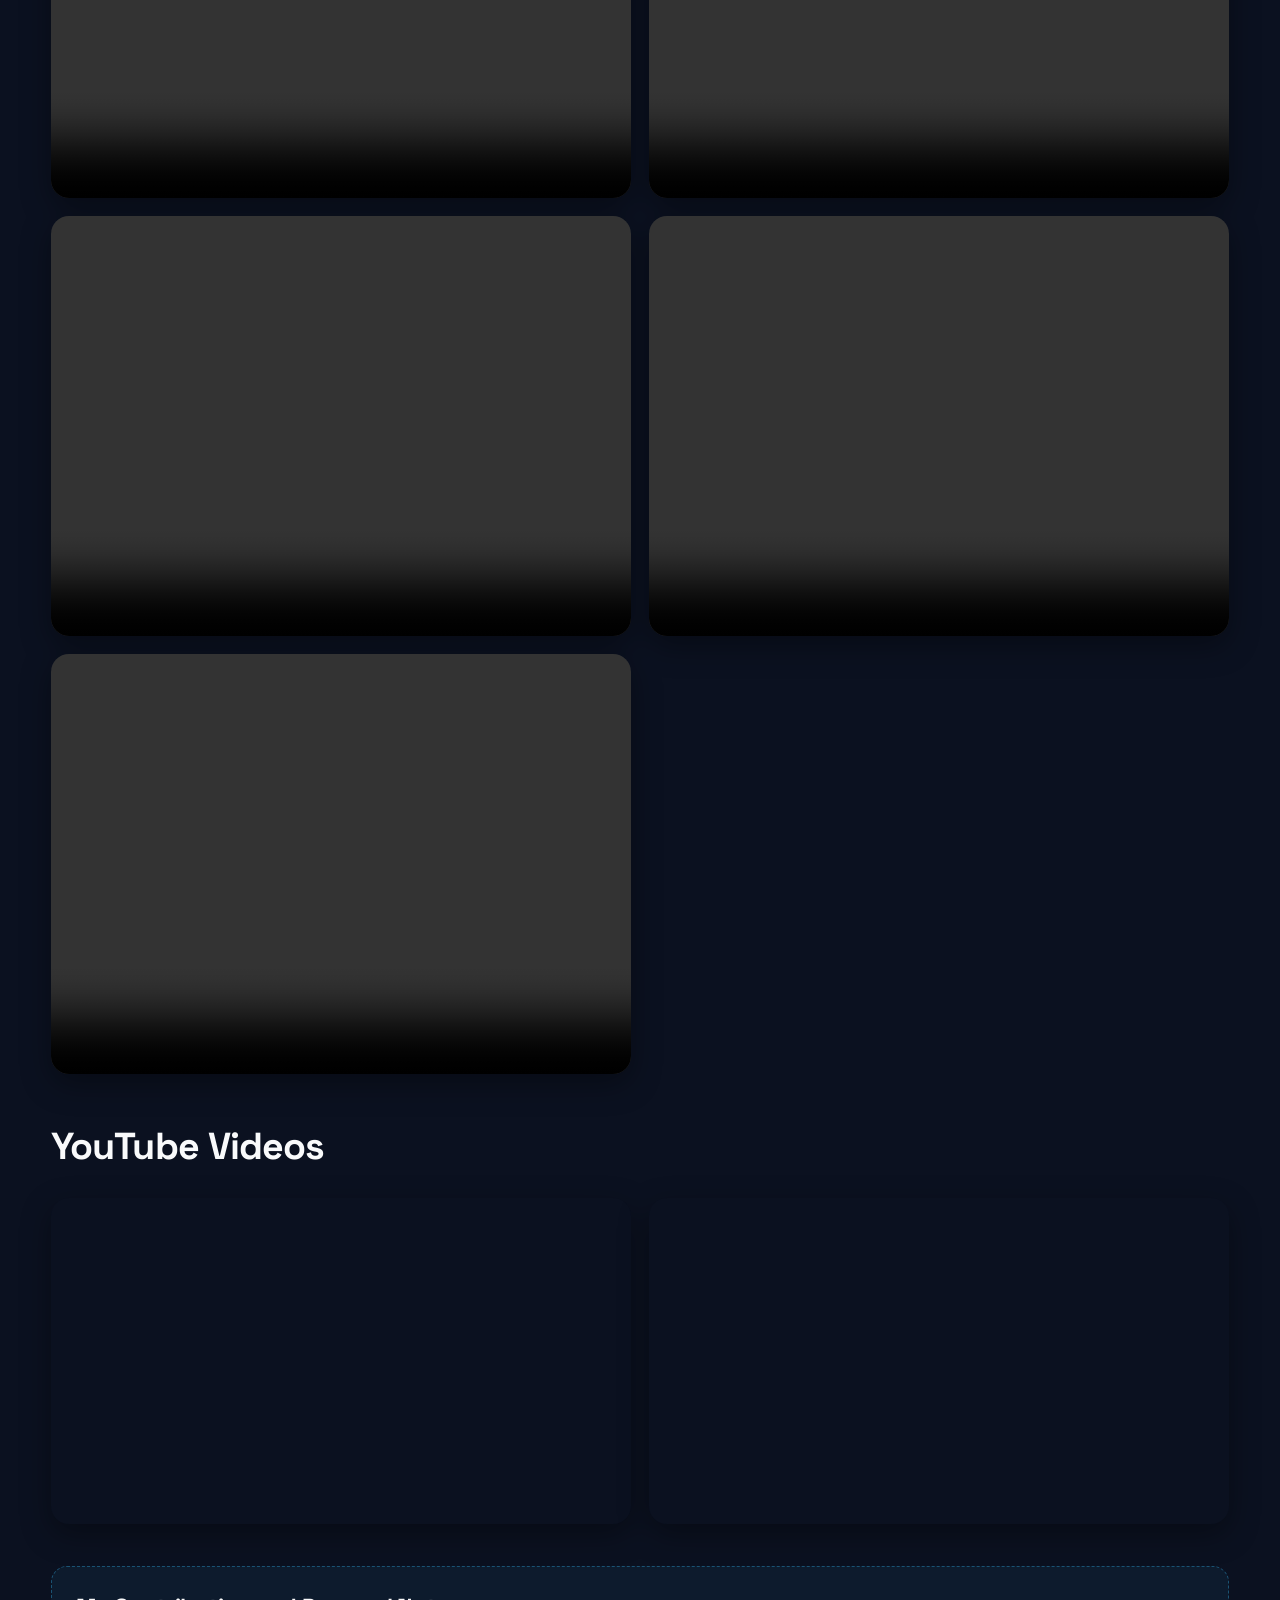
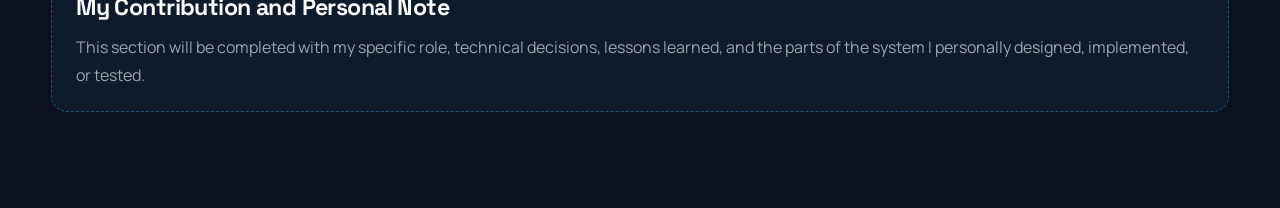
<file: projects/minihawk-vtol.html>
<!DOCTYPE html>
<html lang="en">
<head>
  <meta charset="UTF-8" />
  <meta name="viewport" content="width=device-width, initial-scale=1.0" />
  <title>MiniHawk VTOL Tilt-Rotor Tricopter | Le Hai Trung</title>
  <link rel="preconnect" href="https://fonts.googleapis.com">
  <link rel="preconnect" href="https://fonts.gstatic.com" crossorigin>
  <link href="https://fonts.googleapis.com/css2?family=Inter:wght@400;500;600;700;800&display=swap" rel="stylesheet">
  <link rel="stylesheet" href="../style.css" />
  <style>
    .project-detail{padding:132px 0 96px}.project-detail h1{font-size:clamp(2.2rem,5vw,4rem);color:var(--heading);line-height:1.1;margin-bottom:16px}.project-lead{max-width:920px;color:var(--muted);font-size:1.05rem;margin-bottom:28px}.project-meta{color:var(--accent);font-weight:700;margin-bottom:26px}.detail-section{margin-top:42px}.detail-section h2{color:var(--heading);font-size:clamp(1.7rem,3vw,2.35rem);margin-bottom:10px}.detail-section p{color:var(--muted);max-width:980px}.detail-list{color:var(--muted);padding-left:20px;display:grid;gap:8px;margin-top:18px}.back-link{display:inline-flex;margin-bottom:28px;color:var(--accent);font-weight:700}.hero-image{display:block;width:100%;max-height:680px;object-fit:contain;margin-top:24px;border-radius:18px;border:1px solid var(--panel-border);background:#0b1120;box-shadow:var(--shadow)}.media-grid,.video-grid,.youtube-grid{display:grid;grid-template-columns:repeat(2,minmax(0,1fr));gap:18px;margin-top:22px}.media-item,.video-item,.youtube-item{overflow:hidden;border-radius:18px;border:1px solid var(--panel-border);background:#0b1120;box-shadow:var(--shadow)}.media-item img{display:block;width:100%;height:360px;object-fit:contain;background:#0b1120}.video-item video{display:block;width:100%;height:420px;object-fit:contain;background:#0b1120}.youtube-item{aspect-ratio:16/9}.youtube-item iframe{width:100%;height:100%;border:0}.source-links{display:flex;flex-wrap:wrap;gap:12px;margin-top:20px}.source-links a{padding:10px 14px;border-radius:999px;background:rgba(56,189,248,.12);border:1px solid rgba(56,189,248,.2);font-weight:700}@media(max-width:700px){.media-grid,.video-grid,.youtube-grid{grid-template-columns:1fr}.media-item img,.video-item video{height:auto;max-height:520px}}
  </style>
</head>
<body>
  <div class="bg-grid"></div>
  <header class="site-header"><div class="container nav-container"><a href="../index.html#home" class="logo">LHT</a><nav class="nav" id="nav"><a href="../index.html#about">About</a><a href="../projects.html">Projects</a><a href="../index.html#experience">Experience</a><a href="../research.html">Research</a><a href="../index.html#certifications">Certifications</a><a href="../index.html#contact">Contact</a></nav><button class="menu-toggle" id="menu-toggle" aria-label="Toggle menu"><span></span><span></span><span></span></button></div></header>

  <main class="project-detail"><div class="container">
    <a class="back-link" href="../projects.html">← Back to projects</a>
    <h1>MiniHawk VTOL Tilt-Rotor Tricopter</h1>
    <p class="project-meta">Independent Project / UAV</p>
    <p class="project-lead">A hands-on build and flight-testing project based on Stephen Carlson’s open-source MiniHawk VTOL design. The aircraft combines vertical takeoff and landing with fixed-wing forward flight using two tilting front motors and one rear lift motor.</p>
    <img class="hero-image" src="../assets/projects/09-minihawk-vtol/MiniHawkIso.png" alt="MiniHawk VTOL tilt-rotor tricopter" />

    <section class="detail-section">
      <h2>Project Overview</h2>
      <p>This project focused on learning through fabrication, assembly, configuration, and flight testing of a compact 3D-printed VTOL aircraft. The original MiniHawk design is a tricopter and fixed-wing hybrid intended as an accessible platform for RC, FPV, and UAV experimentation.</p>
      <ul class="detail-list">
        <li>Three-motor VTOL configuration with two tilting front nacelles</li>
        <li>Fixed-wing forward-flight mode with elevon control</li>
        <li>3D-printed airframe fabrication and mechanical assembly</li>
        <li>Servo alignment and tilt-mechanism setup</li>
        <li>Flight-controller configuration, ground testing, and iterative troubleshooting</li>
      </ul>
      <div class="source-links">
        <a href="https://github.com/StephenCarlson/MiniHawk-VTOL" target="_blank" rel="noopener noreferrer">Original GitHub Project</a>
        <a href="https://hackaday.io/project/175286-minihawk-vtol" target="_blank" rel="noopener noreferrer">Original Hackaday Page</a>
      </div>
    </section>

    <section class="detail-section">
      <h2>Design and Fabrication</h2>
      <div class="media-grid">
        <div class="media-item"><img src="../assets/projects/09-minihawk-vtol/3d slice.JPG" alt="Sliced MiniHawk VTOL part prepared for 3D printing" /></div>
        <div class="media-item"><img src="../assets/projects/09-minihawk-vtol/vtol allign.png" alt="MiniHawk VTOL motor and servo alignment" /></div>
        <div class="media-item"><img src="../assets/projects/09-minihawk-vtol/214651a19c9b11c5488a20.jpg" alt="MiniHawk VTOL fabrication progress" /></div>
        <div class="media-item"><img src="../assets/projects/09-minihawk-vtol/359f2810e62a6b74323b26.jpg" alt="MiniHawk VTOL airframe assembly" /></div>
        <div class="media-item"><img src="../assets/projects/09-minihawk-vtol/388f6d62a0582d06744921.jpg" alt="MiniHawk VTOL electronics and mechanical integration" /></div>
        <div class="media-item"><img src="../assets/projects/09-minihawk-vtol/50e559a2949819c6408924.jpg" alt="MiniHawk VTOL build detail" /></div>
        <div class="media-item"><img src="../assets/projects/09-minihawk-vtol/7dbb47e88ad2078c5ec323.jpg" alt="MiniHawk VTOL prototype during assembly" /></div>
        <div class="media-item"><img src="../assets/projects/09-minihawk-vtol/8cff3bb3f6897bd7229825.jpg" alt="Completed MiniHawk VTOL airframe" /></div>
        <div class="media-item"><img src="../assets/projects/09-minihawk-vtol/c5edc3020e388366da2922.jpg" alt="MiniHawk VTOL ground-test setup" /></div>
        <div class="media-item"><img src="../assets/projects/09-minihawk-vtol/d84ffafb34c1b99fe0d027.jpg" alt="MiniHawk VTOL flight-test preparation" /></div>
        <div class="media-item"><img src="../assets/projects/09-minihawk-vtol/e871afd7-9035-4d40-8c33-61e891206197.jpg" alt="MiniHawk VTOL completed prototype" /></div>
        <div class="media-item"><img src="../assets/projects/09-minihawk-vtol/f983912b-8079-447c-bea1-203bde2a6d6d.jpg" alt="MiniHawk VTOL outdoor testing" /></div>
      </div>
    </section>

    <section class="detail-section">
      <h2>Build and Flight Demonstrations</h2>
      <div class="video-grid">
        <div class="video-item"><video controls preload="metadata" src="../assets/projects/09-minihawk-vtol/1258310509029301142.mp4"></video></div>
        <div class="video-item"><video controls preload="metadata" src="../assets/projects/09-minihawk-vtol/21334901552820468805.mp4"></video></div>
        <div class="video-item"><video controls preload="metadata" src="../assets/projects/09-minihawk-vtol/23103692033383938644.mp4"></video></div>
        <div class="video-item"><video controls preload="metadata" src="../assets/projects/09-minihawk-vtol/26537432813952161077.mp4"></video></div>
        <div class="video-item"><video controls preload="metadata" src="../assets/projects/09-minihawk-vtol/36350895355905057363.mp4"></video></div>
        <div class="video-item"><video controls preload="metadata" src="../assets/projects/09-minihawk-vtol/37505494358644318686.mp4"></video></div>
        <div class="video-item"><video controls preload="metadata" src="../assets/projects/09-minihawk-vtol/85348579677507326711.mp4"></video></div>
      </div>
    </section>

    <section class="detail-section">
      <h2>YouTube Videos</h2>
      <div class="youtube-grid">
        <div class="youtube-item"><iframe src="https://www.youtube.com/embed/M6g1ypxC6Rk" title="MiniHawk VTOL video 1" loading="lazy" allow="accelerometer; autoplay; clipboard-write; encrypted-media; gyroscope; picture-in-picture; web-share" allowfullscreen></iframe></div>
        <div class="youtube-item"><iframe src="https://www.youtube.com/embed/hFJJwZs58JM" title="MiniHawk VTOL video 2" loading="lazy" allow="accelerometer; autoplay; clipboard-write; encrypted-media; gyroscope; picture-in-picture; web-share" allowfullscreen></iframe></div>
      </div>
    </section>
  </div></main>
  <script src="../script.js"></script>
</body>
</html>
</file>
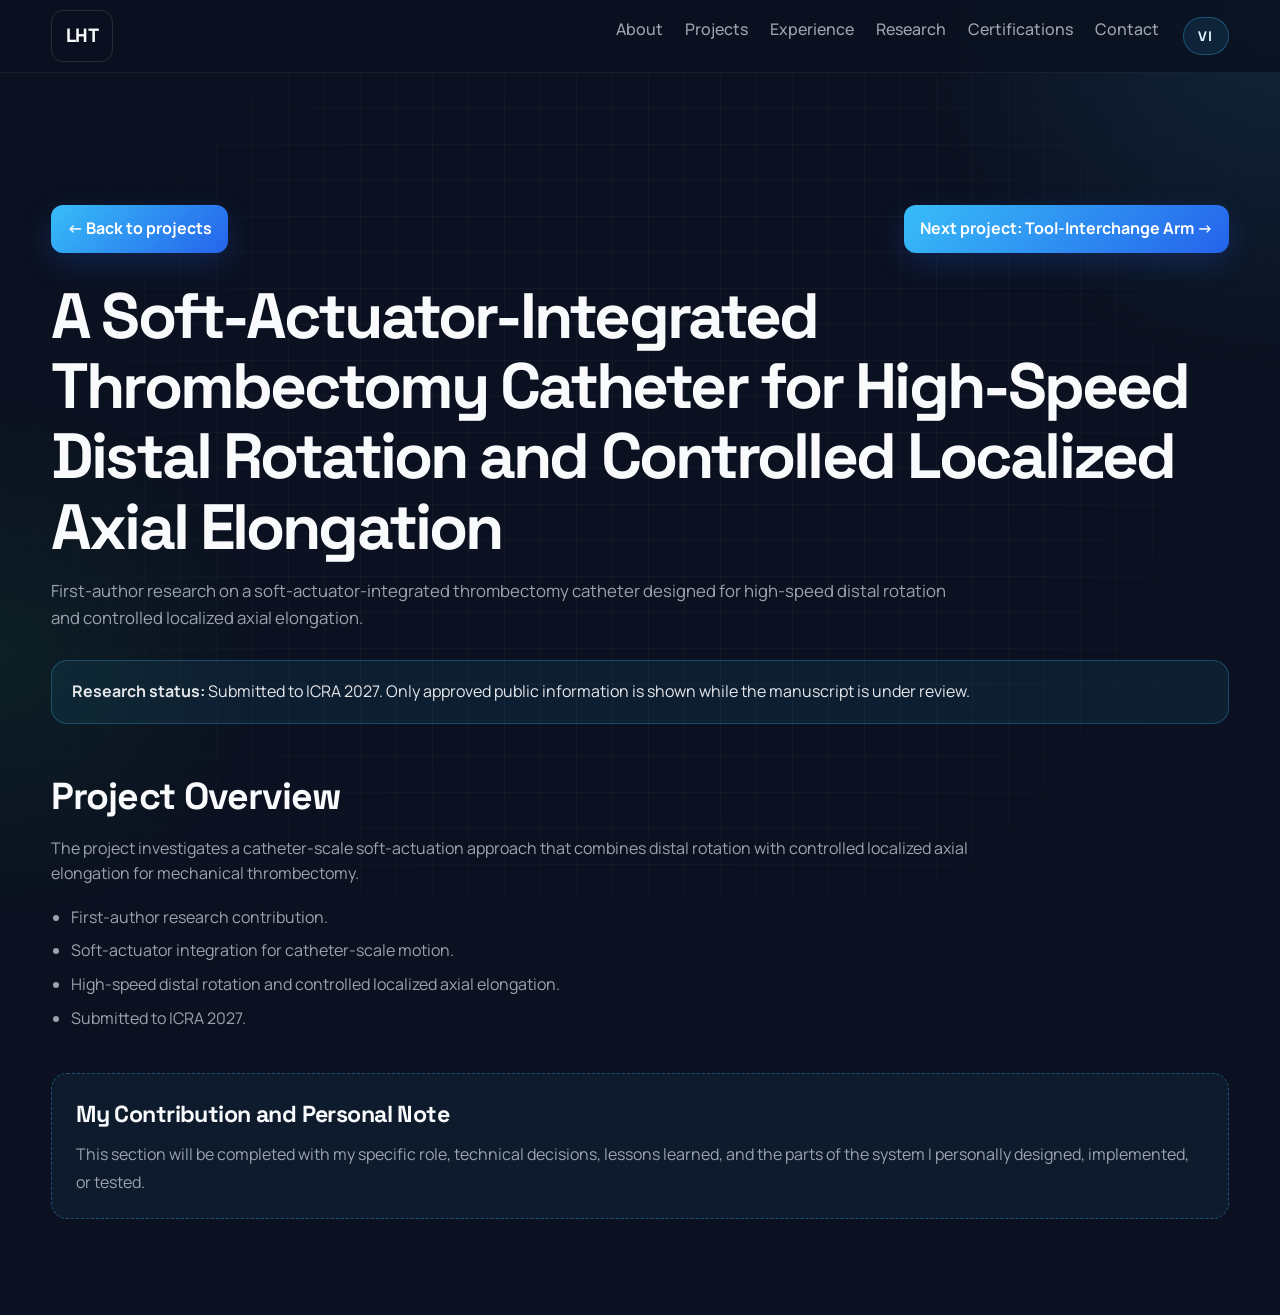
<file: projects/soft-actuator-thrombectomy-catheter.html>
<!DOCTYPE html>
<html lang="en">
<head>
  <meta charset="UTF-8" />
  <meta name="viewport" content="width=device-width, initial-scale=1.0" />
  <title>Soft-Actuator-Integrated Thrombectomy Catheter | Le Hai Trung</title>
  <meta name="description" content="First-author research on a soft-actuator-integrated thrombectomy catheter submitted to ICRA 2027." />
  <link rel="preconnect" href="https://fonts.googleapis.com">
  <link rel="preconnect" href="https://fonts.gstatic.com" crossorigin>
  <link href="https://fonts.googleapis.com/css2?family=Inter:wght@400;500;600;700;800&display=swap" rel="stylesheet">
  <link rel="stylesheet" href="../style.css" />
  <style>
    .project-detail{padding:132px 0 96px}.project-detail h1{font-size:clamp(2.2rem,5vw,4rem);color:var(--heading);line-height:1.1;margin-bottom:16px}.project-lead{max-width:920px;color:var(--muted);font-size:1.05rem;margin-bottom:28px}.status-note{padding:18px 20px;border-radius:16px;border:1px solid rgba(56,189,248,.28);background:rgba(56,189,248,.08);color:var(--text);margin-bottom:34px}.project-section{margin-top:42px}.project-section h2{color:var(--heading);font-size:clamp(1.7rem,3vw,2.35rem);margin-bottom:10px}.project-section p{color:var(--muted);max-width:980px}.detail-list{color:var(--muted);padding-left:20px;display:grid;gap:8px;margin-top:18px}.back-link{display:inline-flex;margin-bottom:28px;color:var(--accent);font-weight:700}
  </style>
</head>
<body>
  <div class="bg-grid"></div>
  <header class="site-header"><div class="container nav-container"><a href="../index.html#home" class="logo">LHT</a><nav class="nav" id="nav"><a href="../index.html#about">About</a><a href="../projects.html">Projects</a><a href="../index.html#experience">Experience</a><a href="../research.html">Research</a><a href="../index.html#certifications">Certifications</a><a href="../index.html#contact">Contact</a></nav><button class="menu-toggle" id="menu-toggle" aria-label="Toggle menu"><span></span><span></span><span></span></button></div></header>

  <main class="project-detail"><div class="container">
    <a class="back-link" href="../projects.html">← Back to projects</a>
    <h1>A Soft-Actuator-Integrated Thrombectomy Catheter for High-Speed Distal Rotation and Controlled Localized Axial Elongation</h1>
    <p class="project-lead">First-author research on a soft-actuator-integrated thrombectomy catheter designed for high-speed distal rotation and controlled localized axial elongation.</p>

    <div class="status-note"><strong>Research status:</strong> Submitted to ICRA 2027. Only approved public information is shown while the manuscript is under review.</div>

    <section class="project-section">
      <h2>Project Overview</h2>
      <p>The project investigates a catheter-scale soft-actuation approach that combines distal rotation with controlled localized axial elongation for mechanical thrombectomy.</p>
      <ul class="detail-list">
        <li>First-author research contribution.</li>
        <li>Soft-actuator integration for catheter-scale motion.</li>
        <li>High-speed distal rotation and controlled localized axial elongation.</li>
        <li>Submitted to ICRA 2027.</li>
      </ul>
    </section>
  </div></main>
  <script src="../script.js"></script>
</body>
</html>
</file>
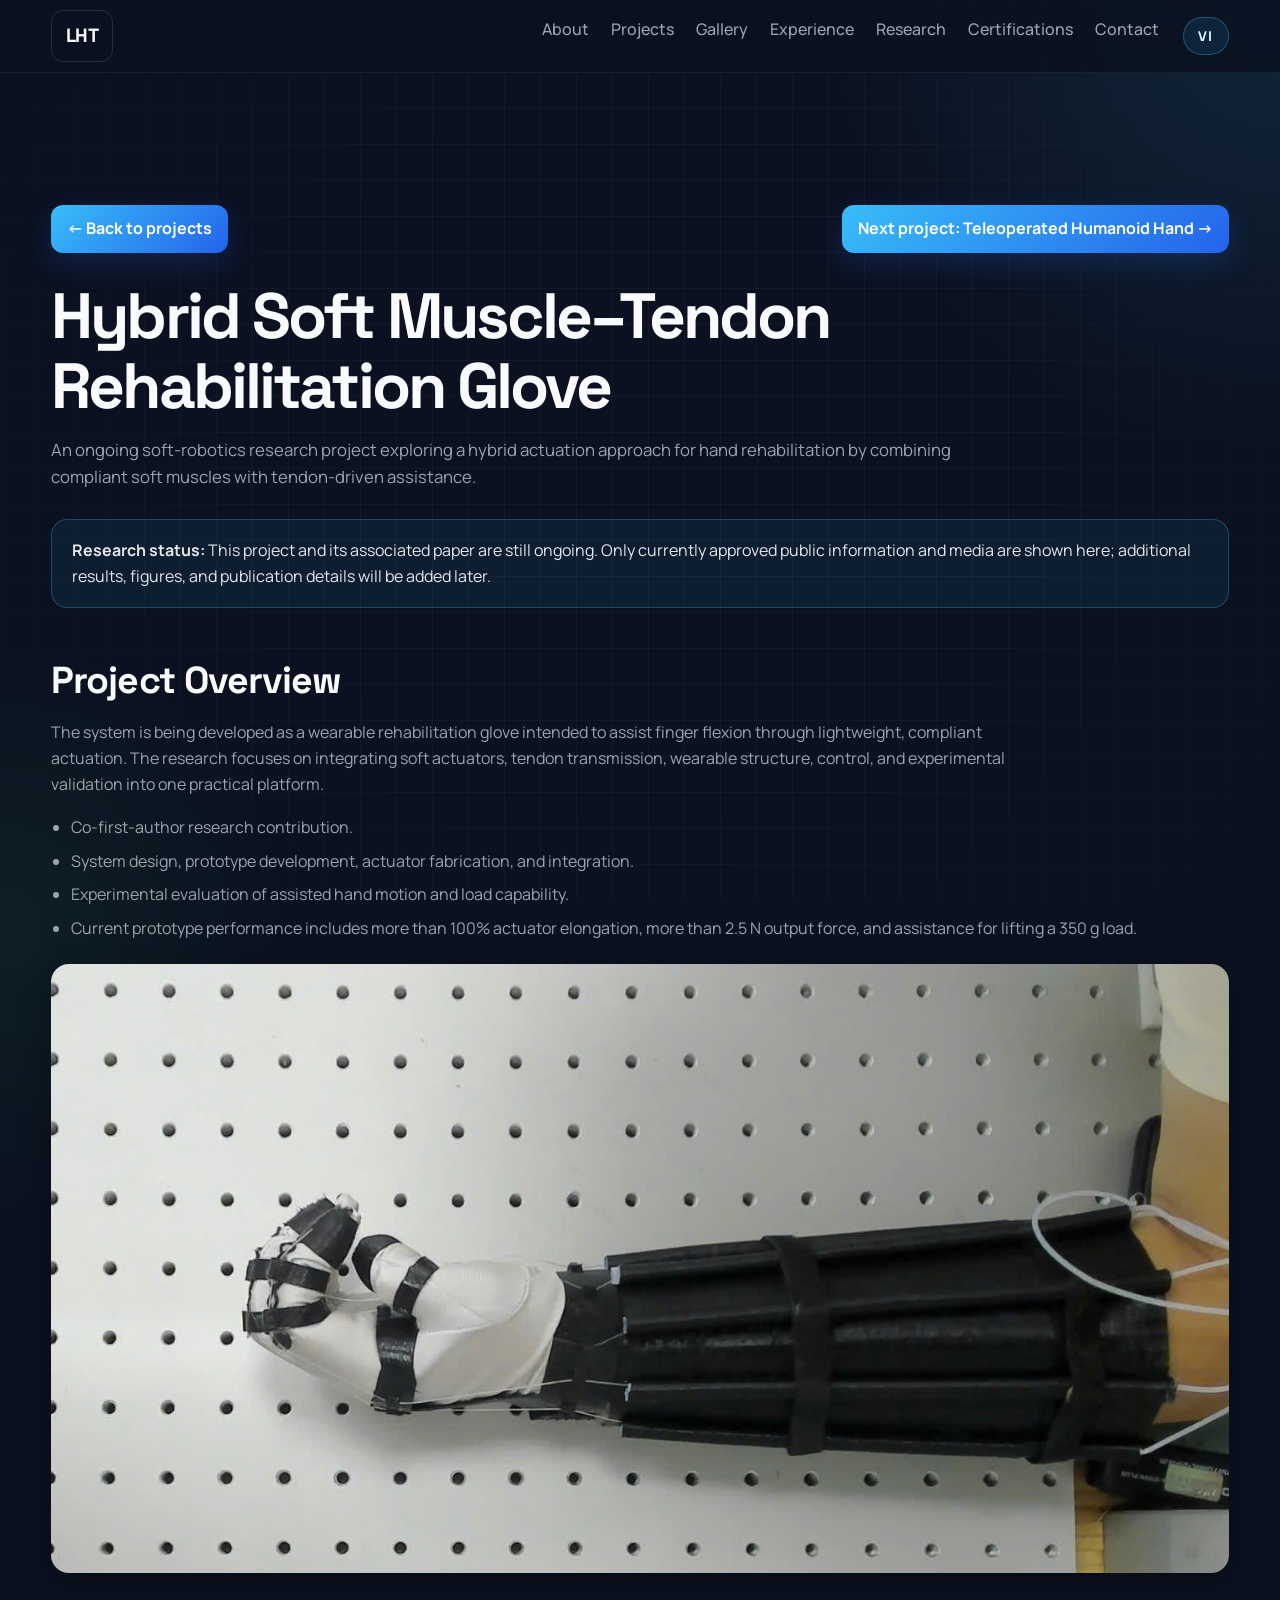
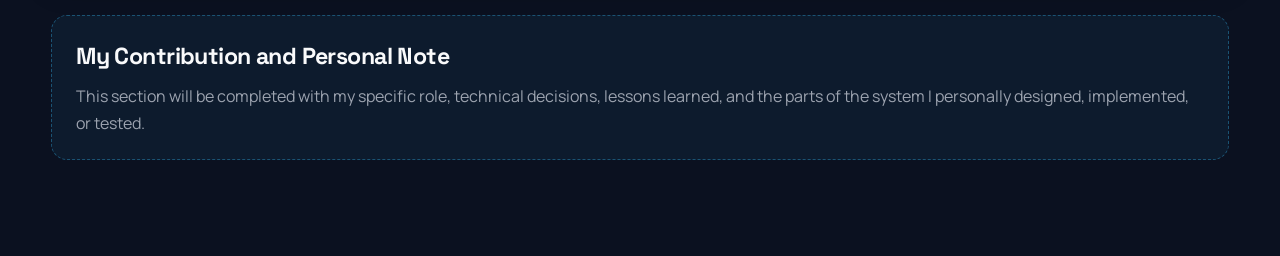
<file: projects/soft-robotic-glove.html>
<!DOCTYPE html>
<html lang="en">
<head>
  <meta charset="UTF-8" />
  <meta name="viewport" content="width=device-width, initial-scale=1.0" />
  <title>Hybrid Soft Muscle–Tendon Rehabilitation Glove | Le Hai Trung</title>
  <link rel="preconnect" href="https://fonts.googleapis.com">
  <link rel="preconnect" href="https://fonts.gstatic.com" crossorigin>
  <link href="https://fonts.googleapis.com/css2?family=Inter:wght@400;500;600;700;800&display=swap" rel="stylesheet">
  <link rel="stylesheet" href="../style.css" />
  <style>
    .project-detail{padding:132px 0 96px}.project-detail h1{font-size:clamp(2.2rem,5vw,4rem);color:var(--heading);line-height:1.1;margin-bottom:16px}.project-lead{max-width:920px;color:var(--muted);font-size:1.05rem;margin-bottom:28px}.status-note{padding:18px 20px;border-radius:16px;border:1px solid rgba(56,189,248,.28);background:rgba(56,189,248,.08);color:var(--text);margin-bottom:34px}.project-section{margin-top:42px}.project-section h2{color:var(--heading);font-size:clamp(1.7rem,3vw,2.35rem);margin-bottom:10px}.project-section p{color:var(--muted);max-width:980px}.section-cover{width:100%;max-height:650px;object-fit:contain;background:rgba(15,23,42,.42);border-radius:18px;border:1px solid var(--panel-border);box-shadow:var(--shadow);margin-top:22px}.detail-list{color:var(--muted);padding-left:20px;display:grid;gap:8px;margin-top:18px}.back-link{display:inline-flex;margin-bottom:28px;color:var(--accent);font-weight:700}
  </style>
</head>
<body>
  <div class="bg-grid"></div>
  <header class="site-header"><div class="container nav-container"><a href="../index.html#home" class="logo">LHT</a><nav class="nav" id="nav"><a href="../index.html#about">About</a><a href="../index.html#projects">Projects</a><a href="../index.html#gallery">Gallery</a><a href="../index.html#experience">Experience</a><a href="../index.html#research">Research</a><a href="../index.html#certifications">Certifications</a><a href="../index.html#contact">Contact</a></nav><button class="menu-toggle" id="menu-toggle" aria-label="Toggle menu"><span></span><span></span><span></span></button></div></header>

  <main class="project-detail"><div class="container">
    <a class="back-link" href="../index.html#projects">← Back to projects</a>
    <h1>Hybrid Soft Muscle–Tendon Rehabilitation Glove</h1>
    <p class="project-lead">An ongoing soft-robotics research project exploring a hybrid actuation approach for hand rehabilitation by combining compliant soft muscles with tendon-driven assistance.</p>

    <div class="status-note"><strong>Research status:</strong> This project and its associated paper are still ongoing. Only currently approved public information and media are shown here; additional results, figures, and publication details will be added later.</div>

    <section class="project-section">
      <h2>Project Overview</h2>
      <p>The system is being developed as a wearable rehabilitation glove intended to assist finger flexion through lightweight, compliant actuation. The research focuses on integrating soft actuators, tendon transmission, wearable structure, control, and experimental validation into one practical platform.</p>
      <ul class="detail-list">
        <li>Co-first-author research contribution.</li>
        <li>System design, prototype development, actuator fabrication, and integration.</li>
        <li>Experimental evaluation of assisted hand motion and load capability.</li>
        <li>Current prototype performance includes more than 100% actuator elongation, more than 2.5 N output force, and assistance for lifting a 350 g load.</li>
      </ul>
      <img class="section-cover" src="../assets/Project 3 - Soft Robotic Glove/thumbnail.jpg" alt="Hybrid soft muscle tendon rehabilitation glove prototype" />
    </section>
  </div></main>
  <script src="../script.js"></script>
</body>
</html>
</file>
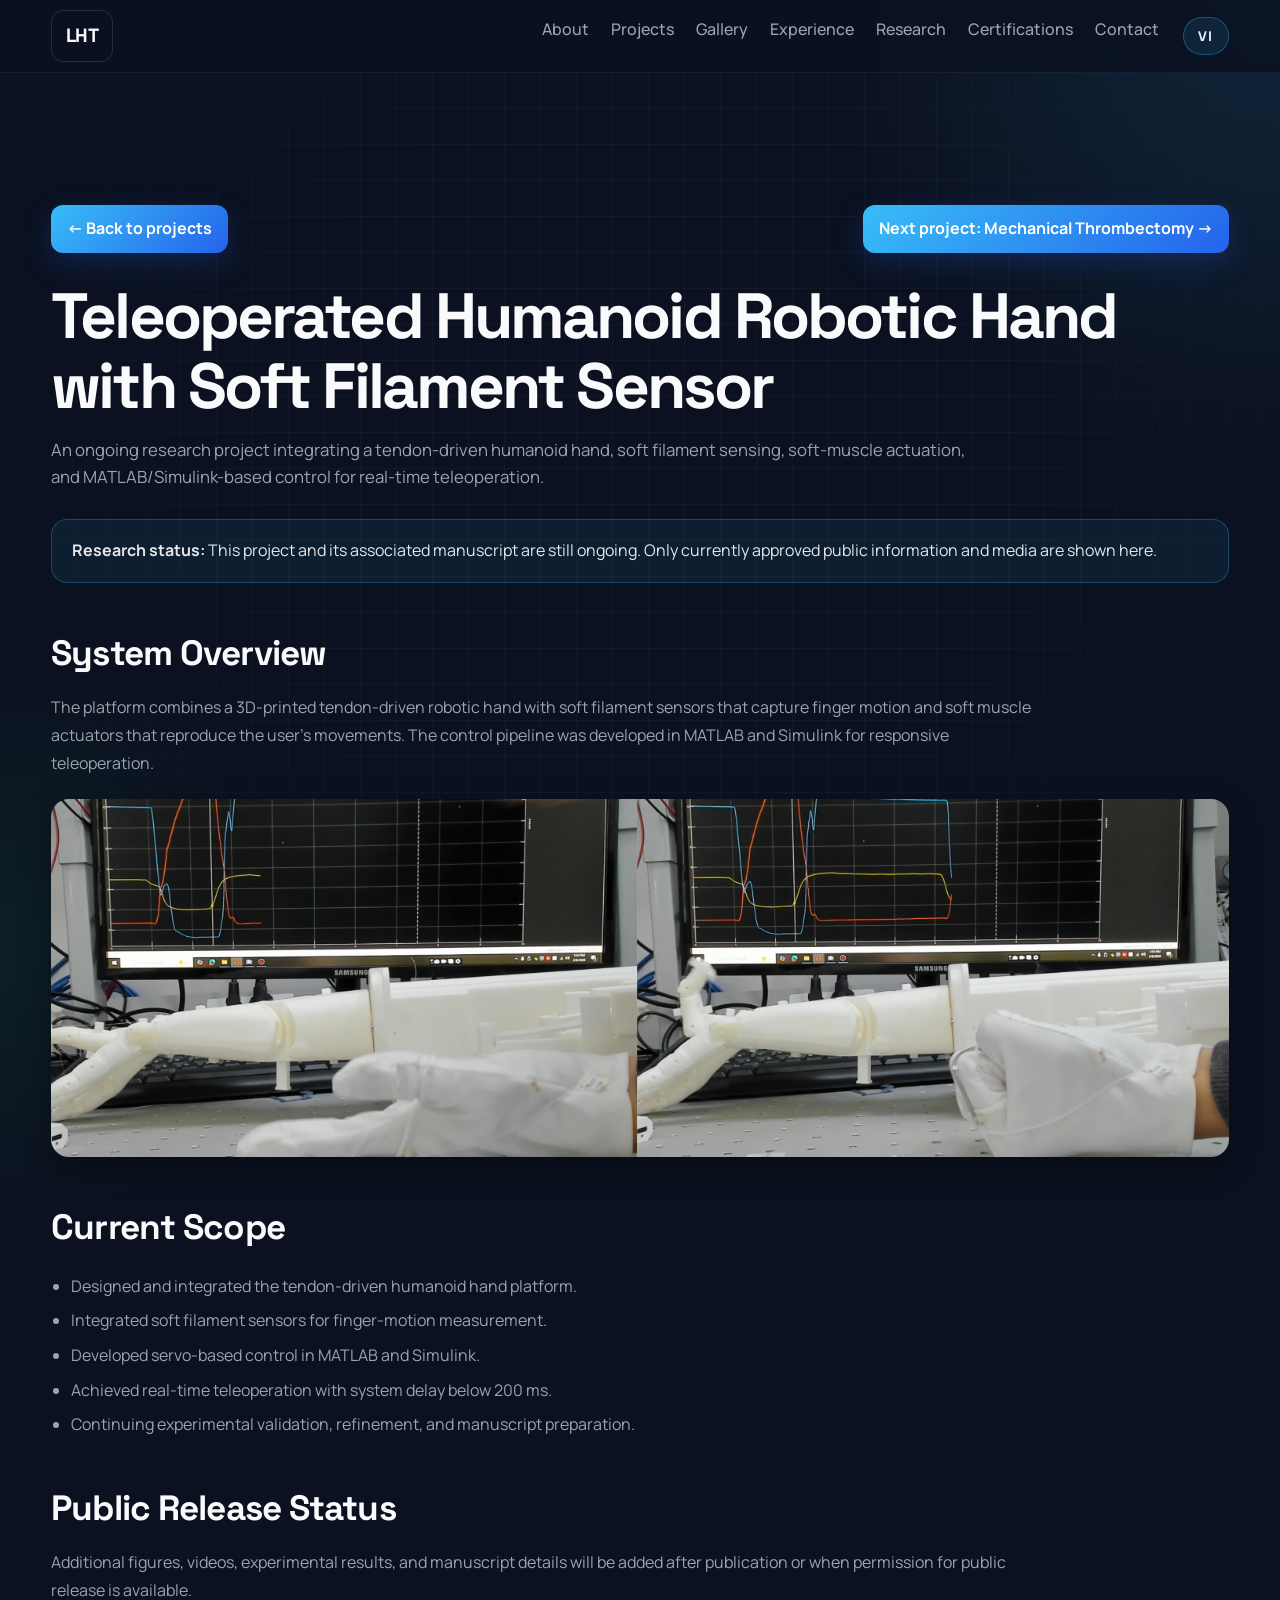
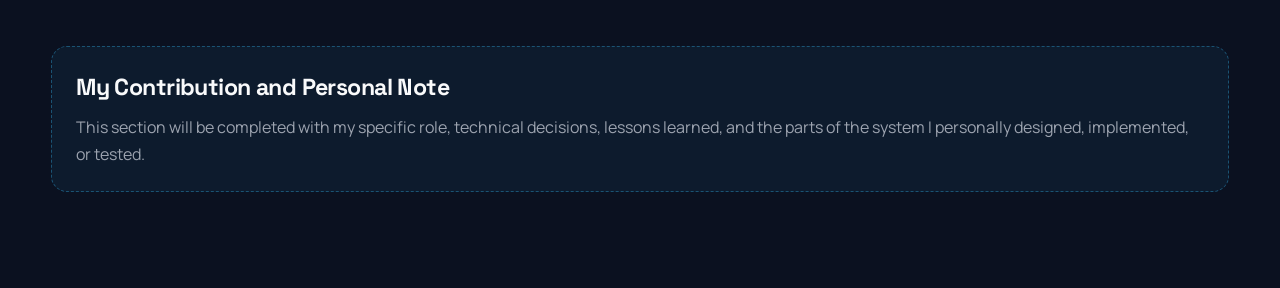
<file: projects/teleoperated-humanoid-hand.html>
<!DOCTYPE html>
<html lang="en">
<head>
  <meta charset="UTF-8" />
  <meta name="viewport" content="width=device-width, initial-scale=1.0" />
  <title>Teleoperated Humanoid Robotic Hand | Le Hai Trung</title>
  <link rel="preconnect" href="https://fonts.googleapis.com">
  <link rel="preconnect" href="https://fonts.gstatic.com" crossorigin>
  <link href="https://fonts.googleapis.com/css2?family=Inter:wght@400;500;600;700;800&display=swap" rel="stylesheet">
  <link rel="stylesheet" href="../style.css" />
  <style>
    .project-detail{padding:132px 0 96px}.project-detail h1{font-size:clamp(2.2rem,5vw,4rem);color:var(--heading);line-height:1.1;margin-bottom:16px}.project-lead{max-width:920px;color:var(--muted);font-size:1.05rem;margin-bottom:28px}.status-note{padding:18px 20px;border-radius:16px;border:1px solid rgba(56,189,248,.28);background:rgba(56,189,248,.08);color:var(--text);margin-bottom:32px}.project-section{margin-top:42px}.project-section h2{color:var(--heading);font-size:clamp(1.6rem,3vw,2.2rem);margin-bottom:12px}.project-section p{color:var(--muted);max-width:980px;line-height:1.75}.section-cover{width:100%;max-height:620px;object-fit:contain;background:rgba(15,23,42,.42);border-radius:18px;border:1px solid var(--panel-border);box-shadow:var(--shadow);margin-top:22px}.detail-list{color:var(--muted);padding-left:20px;display:grid;gap:9px;margin-top:18px}.back-link{display:inline-flex;margin-bottom:28px;color:var(--accent);font-weight:700}
  </style>
</head>
<body>
  <div class="bg-grid"></div>
  <header class="site-header"><div class="container nav-container"><a href="../index.html#home" class="logo">LHT</a><nav class="nav" id="nav"><a href="../index.html#about">About</a><a href="../index.html#projects">Projects</a><a href="../index.html#gallery">Gallery</a><a href="../index.html#experience">Experience</a><a href="../index.html#research">Research</a><a href="../index.html#certifications">Certifications</a><a href="../index.html#contact">Contact</a></nav><button class="menu-toggle" id="menu-toggle" aria-label="Toggle menu"><span></span><span></span><span></span></button></div></header>

  <main class="project-detail"><div class="container">
    <a class="back-link" href="../index.html#projects">← Back to projects</a>
    <h1>Teleoperated Humanoid Robotic Hand with Soft Filament Sensor</h1>
    <p class="project-lead">An ongoing research project integrating a tendon-driven humanoid hand, soft filament sensing, soft-muscle actuation, and MATLAB/Simulink-based control for real-time teleoperation.</p>

    <div class="status-note"><strong>Research status:</strong> This project and its associated manuscript are still ongoing. Only currently approved public information and media are shown here.</div>

    <section class="project-section">
      <h2>System Overview</h2>
      <p>The platform combines a 3D-printed tendon-driven robotic hand with soft filament sensors that capture finger motion and soft muscle actuators that reproduce the user’s movements. The control pipeline was developed in MATLAB and Simulink for responsive teleoperation.</p>
      <img class="section-cover" src="../assets/Project 4 - Tendon Robotic arm/thumbnail.png" alt="Teleoperated humanoid robotic hand" />
    </section>

    <section class="project-section">
      <h2>Current Scope</h2>
      <ul class="detail-list">
        <li>Designed and integrated the tendon-driven humanoid hand platform.</li>
        <li>Integrated soft filament sensors for finger-motion measurement.</li>
        <li>Developed servo-based control in MATLAB and Simulink.</li>
        <li>Achieved real-time teleoperation with system delay below 200 ms.</li>
        <li>Continuing experimental validation, refinement, and manuscript preparation.</li>
      </ul>
    </section>

    <section class="project-section">
      <h2>Public Release Status</h2>
      <p>Additional figures, videos, experimental results, and manuscript details will be added after publication or when permission for public release is available.</p>
    </section>
  </div></main>

  <script src="../script.js"></script>
</body>
</html>
</file>
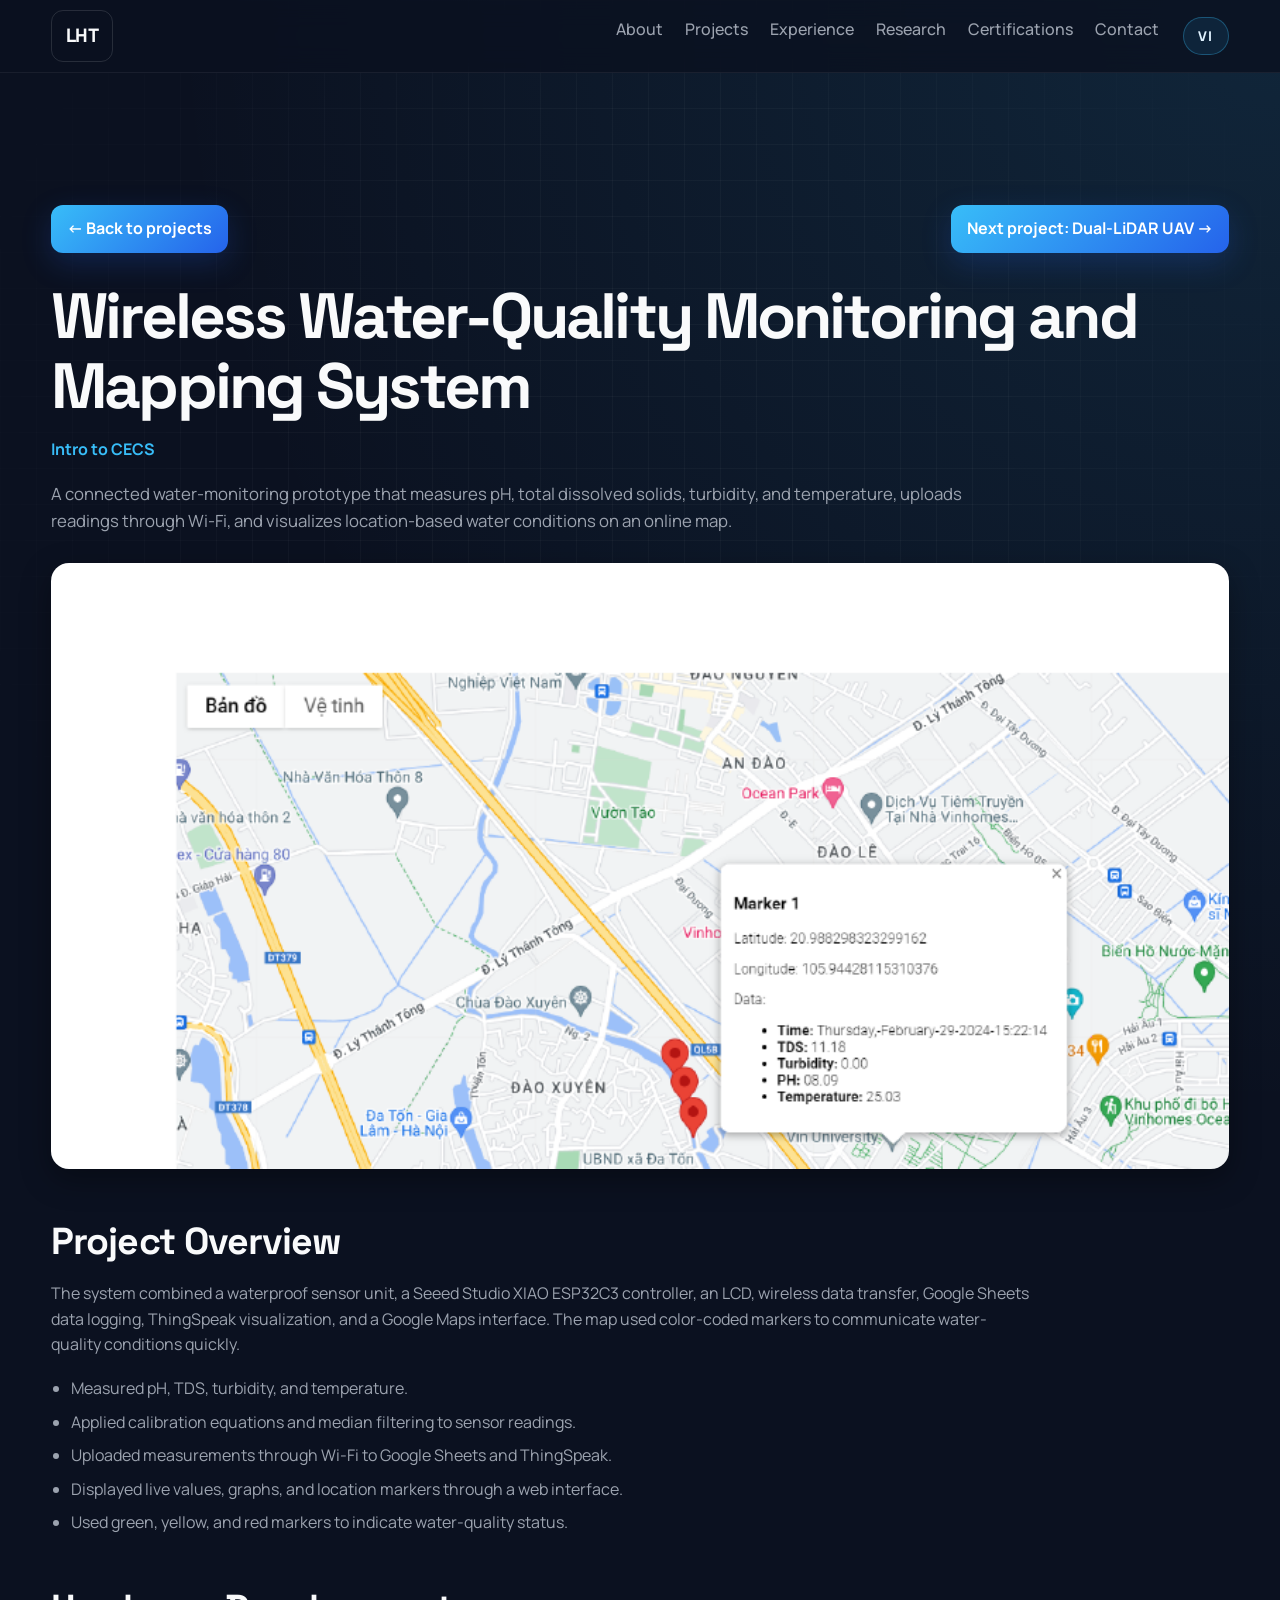
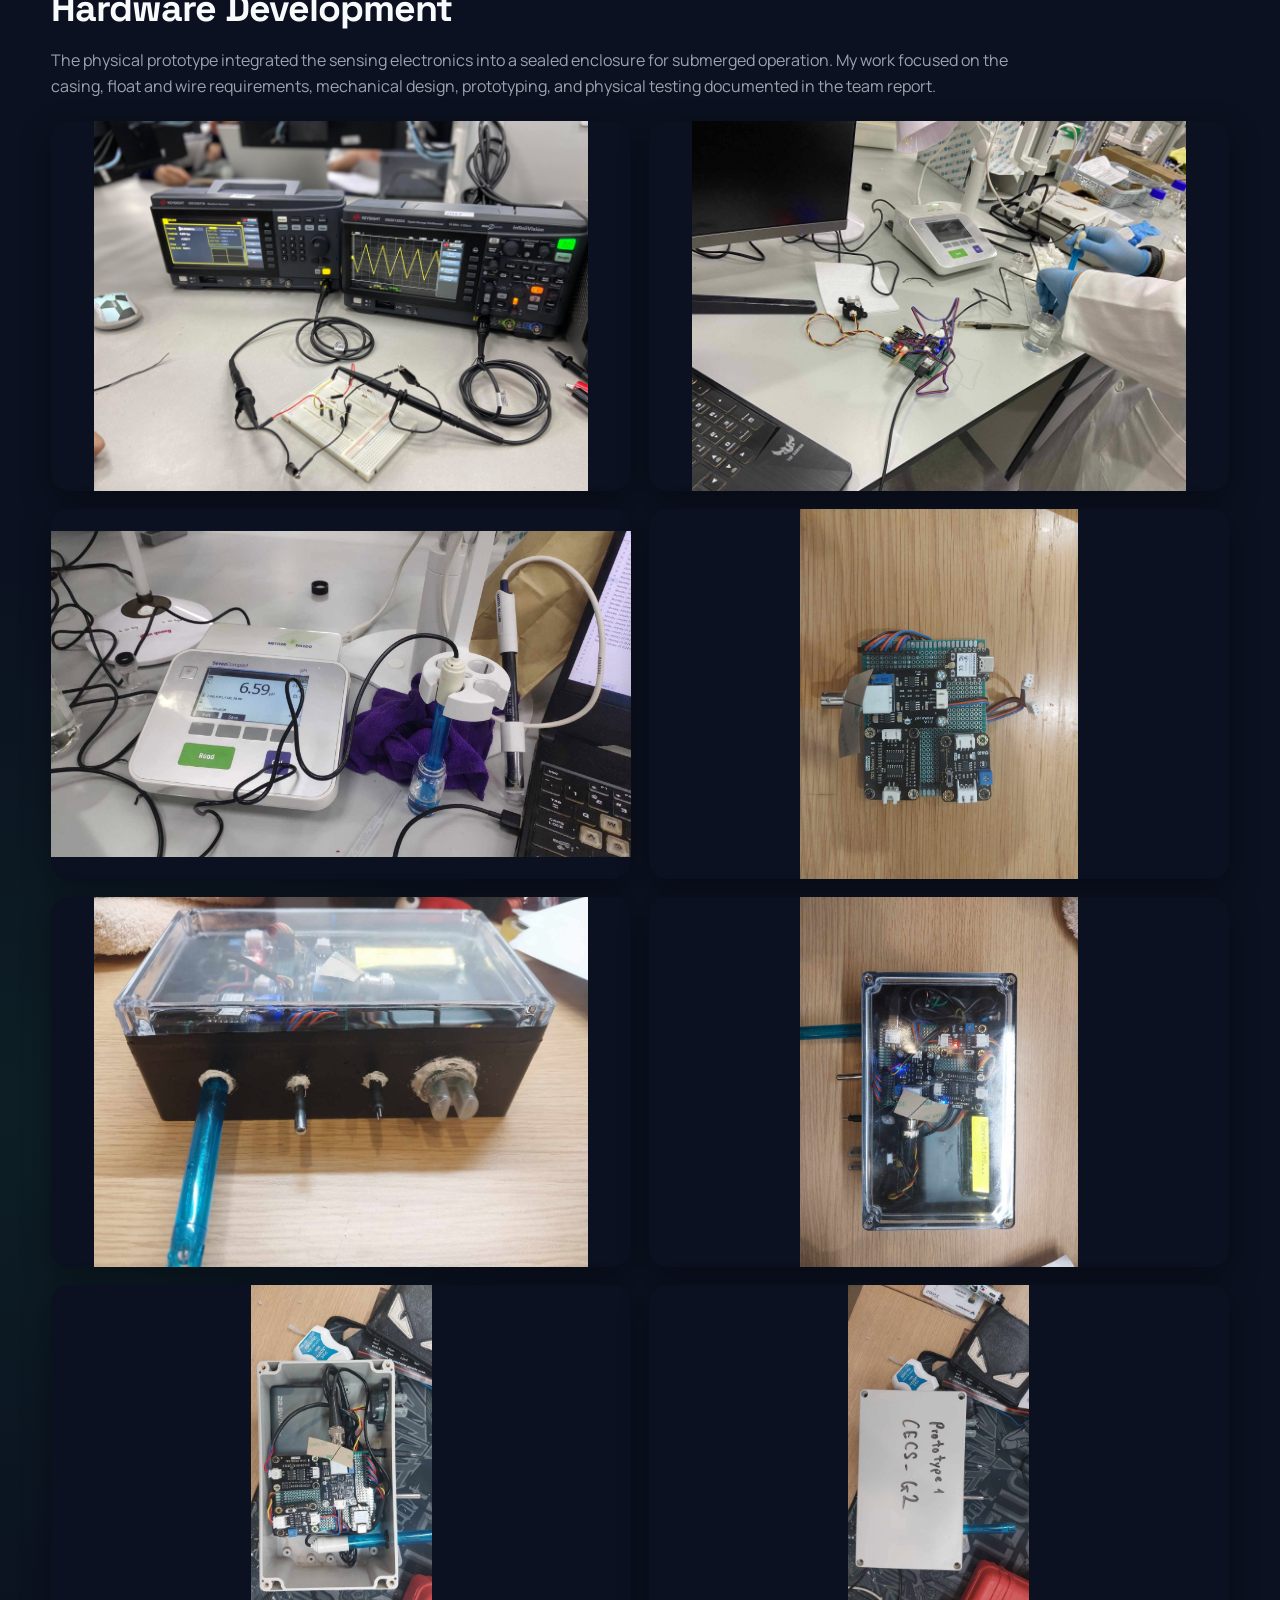
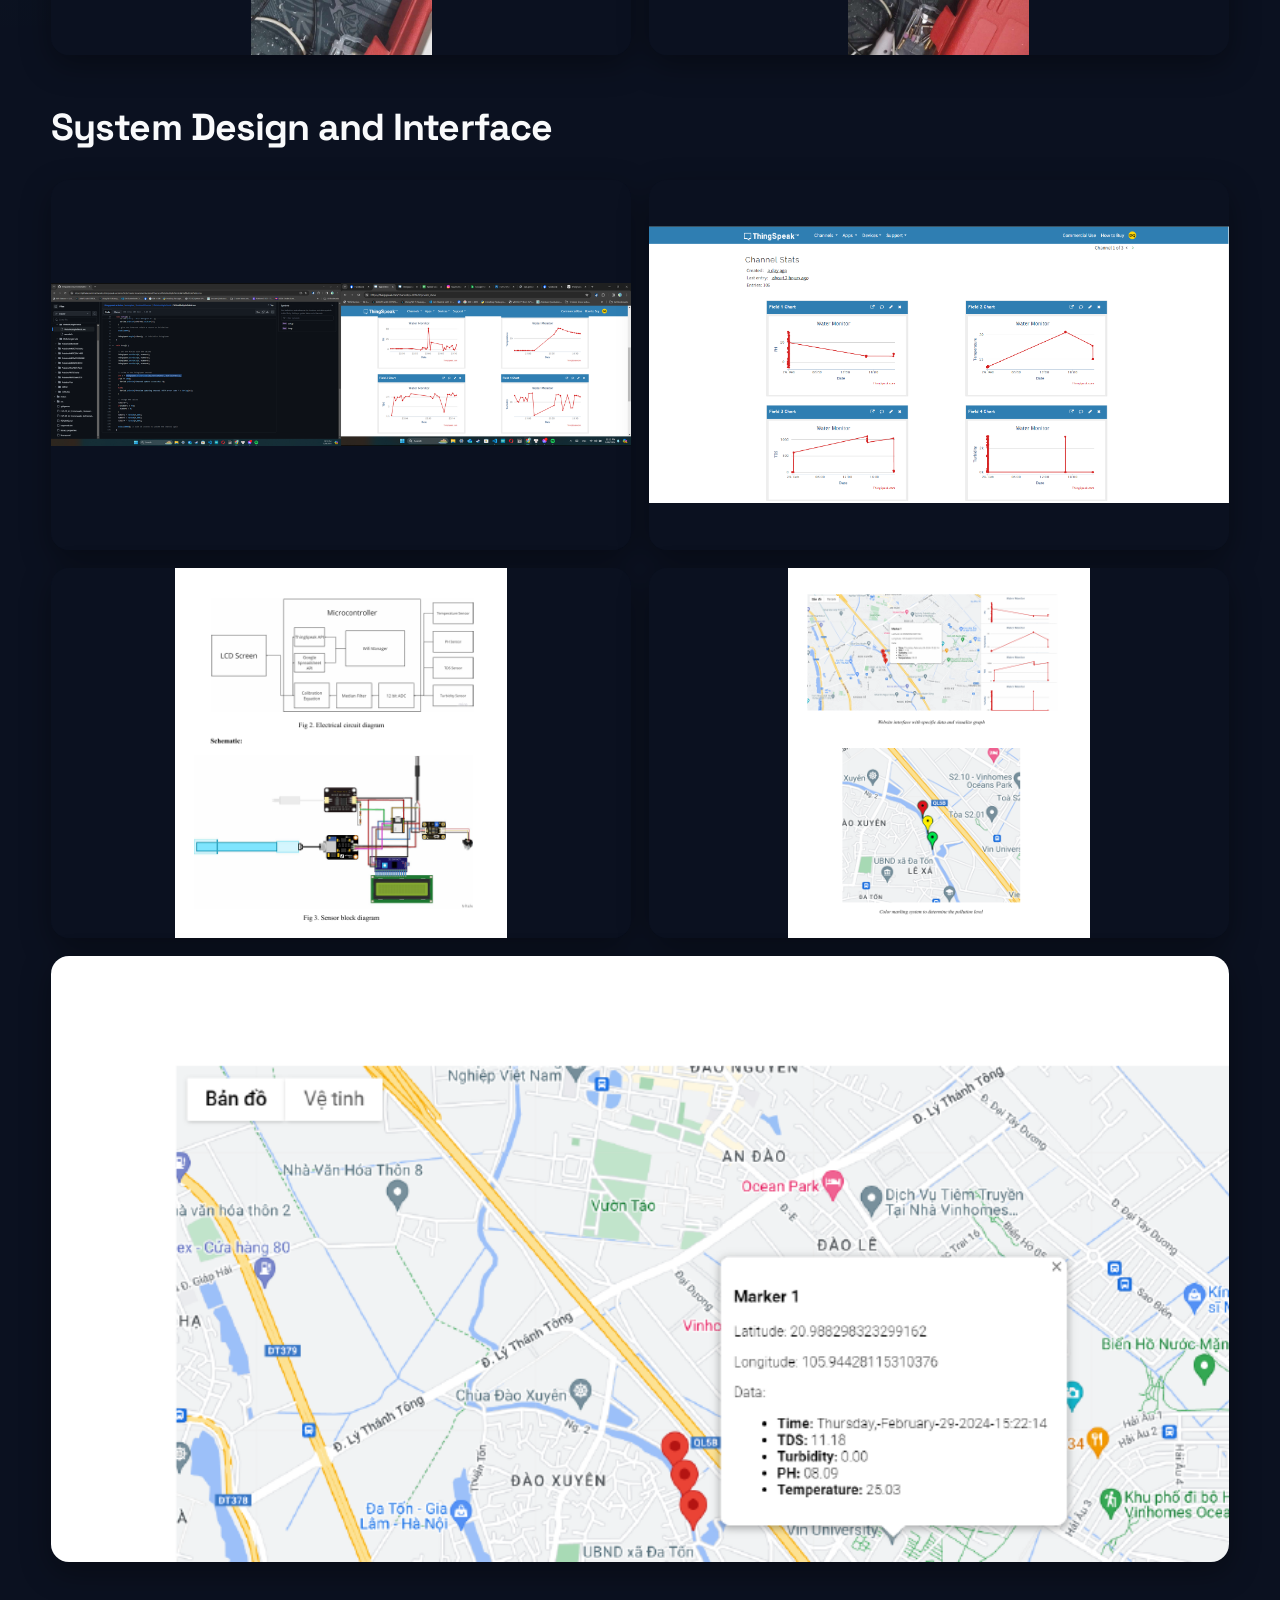
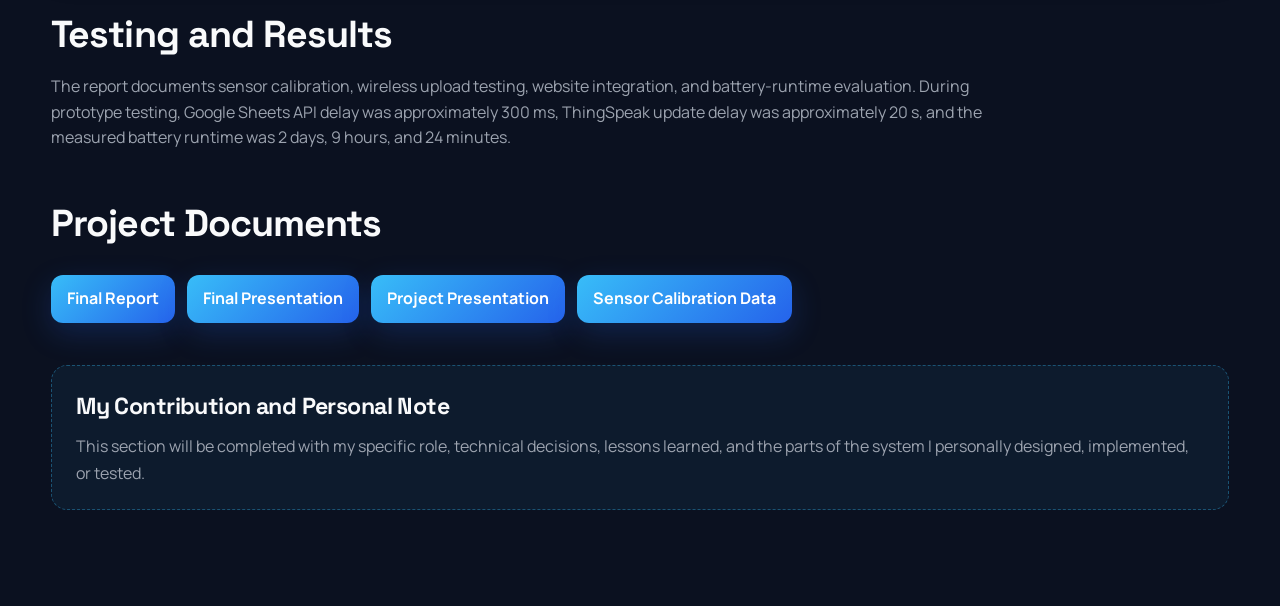
<file: projects/water-quality-monitoring.html>
<!DOCTYPE html>
<html lang="en">
<head>
  <meta charset="UTF-8" />
  <meta name="viewport" content="width=device-width, initial-scale=1.0" />
  <title>Wireless Water-Quality Monitoring and Mapping System | Le Hai Trung</title>
  <link rel="preconnect" href="https://fonts.googleapis.com">
  <link rel="preconnect" href="https://fonts.gstatic.com" crossorigin>
  <link href="https://fonts.googleapis.com/css2?family=Inter:wght@400;500;600;700;800&display=swap" rel="stylesheet">
  <link rel="stylesheet" href="../style.css" />
  <style>
    .project-detail{padding:132px 0 96px}.project-detail h1{font-size:clamp(2.2rem,5vw,4rem);color:var(--heading);line-height:1.1;margin-bottom:16px}.project-meta{color:var(--accent);font-weight:700;margin-bottom:18px}.project-lead{max-width:940px;color:var(--muted);font-size:1.05rem;margin-bottom:28px}.detail-section{margin-top:42px}.detail-section h2{color:var(--heading);font-size:clamp(1.7rem,3vw,2.35rem);margin-bottom:10px}.detail-section p{color:var(--muted);max-width:980px}.detail-list{color:var(--muted);padding-left:20px;display:grid;gap:8px;margin-top:18px}.back-link{display:inline-flex;margin-bottom:28px;color:var(--accent);font-weight:700}.hero-image{display:block;width:100%;max-height:680px;object-fit:contain;margin-top:24px;border-radius:18px;border:1px solid var(--panel-border);background:#0b1120;box-shadow:var(--shadow)}.media-grid{display:grid;grid-template-columns:repeat(2,minmax(0,1fr));gap:18px;margin-top:22px}.media-item{overflow:hidden;border-radius:18px;border:1px solid var(--panel-border);background:#0b1120;box-shadow:var(--shadow)}.media-item img{display:block;width:100%;height:370px;object-fit:contain;background:#0b1120}.media-item.wide{grid-column:1/-1}.media-item.wide img{height:auto;max-height:720px}.document-links{display:flex;flex-wrap:wrap;gap:12px;margin-top:22px}.document-links a{padding:10px 14px;border-radius:999px;background:rgba(56,189,248,.12);border:1px solid rgba(56,189,248,.2);font-weight:700}@media(max-width:700px){.media-grid{grid-template-columns:1fr}.media-item.wide{grid-column:auto}.media-item img{height:auto;max-height:520px}}
  </style>
</head>
<body>
  <div class="bg-grid"></div>
  <header class="site-header"><div class="container nav-container"><a href="../index.html#home" class="logo">LHT</a><nav class="nav" id="nav"><a href="../index.html#about">About</a><a href="../projects.html">Projects</a><a href="../index.html#experience">Experience</a><a href="../research.html">Research</a><a href="../index.html#certifications">Certifications</a><a href="../index.html#contact">Contact</a></nav><button class="menu-toggle" id="menu-toggle" aria-label="Toggle menu"><span></span><span></span><span></span></button></div></header>

  <main class="project-detail"><div class="container">
    <a class="back-link" href="../projects.html">← Back to projects</a>
    <h1>Wireless Water-Quality Monitoring and Mapping System</h1>
    <p class="project-meta">Intro to CECS</p>
    <p class="project-lead">A connected water-monitoring prototype that measures pH, total dissolved solids, turbidity, and temperature, uploads readings through Wi-Fi, and visualizes location-based water conditions on an online map.</p>
    <img class="hero-image" src="../assets/projects/10-water-quality-monitoring/07_live_map_and_sensor_graphs.png" alt="Water-quality monitoring map and live sensor graphs" />

    <section class="detail-section">
      <h2>Project Overview</h2>
      <p>The system combined a waterproof sensor unit, a Seeed Studio XIAO ESP32C3 controller, an LCD, wireless data transfer, Google Sheets data logging, ThingSpeak visualization, and a Google Maps interface. The map used color-coded markers to communicate water-quality conditions quickly.</p>
      <ul class="detail-list">
        <li>Measured pH, TDS, turbidity, and temperature.</li>
        <li>Applied calibration equations and median filtering to sensor readings.</li>
        <li>Uploaded measurements through Wi-Fi to Google Sheets and ThingSpeak.</li>
        <li>Displayed live values, graphs, and location markers through a web interface.</li>
        <li>Used green, yellow, and red markers to indicate water-quality status.</li>
      </ul>
    </section>

    <section class="detail-section">
      <h2>Hardware Development</h2>
      <p>The physical prototype integrated the sensing electronics into a sealed enclosure for submerged operation. My work focused on the casing, float and wire requirements, mechanical design, prototyping, and physical testing documented in the team report.</p>
      <div class="media-grid">
        <div class="media-item"><img src="../assets/projects/10-water-quality-monitoring/398404169_360711173097797_6233338556620510582_n.jpg" alt="Water monitoring system hardware development" /></div>
        <div class="media-item"><img src="../assets/projects/10-water-quality-monitoring/415959192_687775183571714_1411867065872619913_n.jpg" alt="Water-quality sensing prototype" /></div>
        <div class="media-item"><img src="../assets/projects/10-water-quality-monitoring/417264495_891940242671819_833570836395834007_n.jpg" alt="Sensor enclosure assembly" /></div>
        <div class="media-item"><img src="../assets/projects/10-water-quality-monitoring/418211170_327089856489633_4430448723777892455_n.jpg" alt="Water monitoring electronics integration" /></div>
        <div class="media-item"><img src="../assets/projects/10-water-quality-monitoring/418234731_315223824890580_7043973314874082741_n.jpg" alt="Water sensor prototype testing" /></div>
        <div class="media-item"><img src="../assets/projects/10-water-quality-monitoring/418925647_798439842328339_3359957876708420159_n.jpg" alt="Water monitoring prototype enclosure" /></div>
        <div class="media-item"><img src="../assets/projects/10-water-quality-monitoring/419007882_405482442169336_9045067035695723637_n.jpg" alt="Integrated sensor and controller hardware" /></div>
        <div class="media-item"><img src="../assets/projects/10-water-quality-monitoring/420684138_409324768312221_1676319621904422109_n.jpg" alt="Completed water monitoring hardware" /></div>
      </div>
    </section>

    <section class="detail-section">
      <h2>System Design and Interface</h2>
      <div class="media-grid">
        <div class="media-item"><img src="../assets/projects/10-water-quality-monitoring/423422577_195101667029995_9159357416330017280_n.png" alt="Water monitoring system design" /></div>
        <div class="media-item"><img src="../assets/projects/10-water-quality-monitoring/423472434_1886130958486945_7554219332265512039_n.png" alt="Water-quality monitoring interface" /></div>
        <div class="media-item"><img src="../assets/projects/10-water-quality-monitoring/Untitled.png" alt="Water monitoring system diagram" /></div>
        <div class="media-item"><img src="../assets/projects/10-water-quality-monitoring/Untitled2.png" alt="Water monitoring results and visualization" /></div>
        <div class="media-item wide"><img src="../assets/projects/10-water-quality-monitoring/07_live_map_and_sensor_graphs.png" alt="Live water-quality map with sensor graphs" /></div>
      </div>
    </section>

    <section class="detail-section">
      <h2>Testing and Results</h2>
      <p>The report documents sensor calibration, wireless upload testing, website integration, and battery-runtime evaluation. During prototype testing, Google Sheets API delay was approximately 300 ms, ThingSpeak update delay was approximately 20 s, and the measured battery runtime was 2 days, 9 hours, and 24 minutes.</p>
    </section>

    <section class="detail-section">
      <h2>Project Documents</h2>
      <div class="document-links">
        <a href="../assets/projects/10-water-quality-monitoring/Report Intro to CECS Water monitoring system.pdf" target="_blank" rel="noopener noreferrer">Final Report</a>
        <a href="../assets/projects/10-water-quality-monitoring/CECS1010_Final_Presentation_Group 2.pdf" target="_blank" rel="noopener noreferrer">Final Presentation</a>
        <a href="../assets/projects/10-water-quality-monitoring/CECS1010_Presentation_Group 2.pdf" target="_blank" rel="noopener noreferrer">Project Presentation</a>
        <a href="../assets/projects/10-water-quality-monitoring/Sensors-Calibration-Report.xlsx" target="_blank" rel="noopener noreferrer">Sensor Calibration Data</a>
      </div>
    </section>
  </div></main>
  <script src="../script.js"></script>
</body>
</html>
</file>
<file: style.css>
/* Base */
:root{--bg:#0b1120;--panel:rgba(17,24,39,.78);--border:rgba(255,255,255,.08);--text:#e5e7eb;--muted:#9ca3af;--heading:#f9fafb;--accent:#38bdf8;--shadow:0 10px 30px rgba(0,0,0,.35);--radius:18px;--max:1180px;--tr:.3s ease}
*{margin:0;padding:0;box-sizing:border-box}html{scroll-behavior:smooth}body{font-family:Inter,sans-serif;background:radial-gradient(circle at top right,rgba(56,189,248,.12),transparent 20%),radial-gradient(circle at left center,rgba(34,197,94,.08),transparent 18%),var(--bg);color:var(--text);line-height:1.6}img{max-width:100%;display:block}a{color:inherit;text-decoration:none}code{color:#bae6fd}.container{width:min(92%,var(--max));margin:auto}.section{padding:90px 0}.section-heading{margin-bottom:34px}.section-label{color:var(--accent);font-weight:700;text-transform:uppercase;letter-spacing:.08em;margin-bottom:8px}.section-heading h2{font-size:clamp(1.8rem,4vw,2.8rem);color:var(--heading)}
.bg-grid{position:fixed;inset:0;z-index:-1;pointer-events:none;background-image:linear-gradient(rgba(255,255,255,.03) 1px,transparent 1px),linear-gradient(90deg,rgba(255,255,255,.03) 1px,transparent 1px);background-size:36px 36px;mask-image:radial-gradient(circle at center,#000 45%,transparent 95%)}
/* Navigation */
.site-header{position:sticky;top:0;z-index:1000;background:rgba(11,17,32,.8);backdrop-filter:blur(14px);border-bottom:1px solid rgba(255,255,255,.06)}.nav-container{display:flex;align-items:center;justify-content:space-between;min-height:72px}.logo{font-size:1.2rem;font-weight:800;color:var(--heading);border:1px solid rgba(255,255,255,.12);padding:10px 14px;border-radius:12px}.nav{display:flex;gap:22px}.nav a{color:var(--muted);font-weight:500;transition:color var(--tr)}.nav a:hover{color:var(--heading)}.menu-toggle{display:none;background:none;border:0;cursor:pointer}.menu-toggle span{display:block;width:24px;height:2px;background:var(--heading);margin:5px 0}
/* Hero */
.hero{padding:96px 0 72px;min-height:92vh;display:flex;align-items:center}.hero-content{display:grid;grid-template-columns:1.25fr .95fr;gap:40px;align-items:center}.eyebrow{color:var(--accent);font-weight:700;text-transform:uppercase;letter-spacing:.08em;font-size:.9rem;margin-bottom:14px}.hero h1{font-size:clamp(2.6rem,6vw,5rem);line-height:1.05;color:var(--heading);margin-bottom:12px}.hero h2{font-size:clamp(1.1rem,2vw,1.6rem);color:#cbd5e1;margin-bottom:18px}.hero-description{max-width:700px;color:var(--muted);margin-bottom:28px}.hero-buttons,.hero-tags,.project-tags,.project-links,.contact-links,.mini-links{display:flex;flex-wrap:wrap;gap:10px}.hero-buttons{margin-bottom:24px}.btn,.project-links a,.contact-links a,.mini-links a{display:inline-flex;align-items:center;justify-content:center;padding:10px 14px;border-radius:12px;font-weight:600;transition:transform var(--tr),background var(--tr),border var(--tr)}.btn:hover,.project-links a:hover,.contact-links a:hover,.mini-links a:hover{transform:translateY(-2px)}.btn-primary{background:linear-gradient(135deg,var(--accent),#2563eb);color:white}.btn-secondary,.project-links a,.contact-links a,.mini-links a{border:1px solid rgba(255,255,255,.14);background:rgba(255,255,255,.04);color:var(--heading)}.hero-tags span,.project-tags span,.skills-list span{padding:8px 12px;border-radius:999px;font-size:.9rem;color:#dbeafe;background:rgba(56,189,248,.12);border:1px solid rgba(56,189,248,.2)}
.profile-card,.card,.project-card{background:var(--panel);border:1px solid var(--border);box-shadow:var(--shadow)}.profile-card{border-radius:24px;overflow:hidden}.profile-image{width:100%;aspect-ratio:4/4.2;object-fit:cover}.profile-info{padding:22px}.profile-info h3,.card h3,.project-card h3{color:var(--heading);margin-bottom:12px}.profile-info ul{list-style:none;color:var(--muted)}.profile-info li+li{margin-top:8px}.mini-links{margin-top:16px}
/* General content */
.card{border-radius:var(--radius);padding:24px}.card p{color:var(--muted)}.about-grid,.research-grid,.experience-grid,.gallery-grid{display:grid;gap:24px}.about-grid{grid-template-columns:1fr 1fr}.about-grid .skills-card{grid-column:1/-1}.bullet-list{list-style:none;display:grid;gap:9px;color:var(--muted)}.bullet-list li{position:relative;padding-left:18px}.bullet-list li:before{content:'•';position:absolute;left:0;color:var(--accent)}.skills-list{display:flex;flex-wrap:wrap;gap:10px}.additional-projects{margin-top:24px}.additional-grid{display:grid;gap:8px}.additional-grid strong{color:var(--heading)}
/* Projects */
.featured-project{display:grid;grid-template-columns:1.05fr 1.35fr;gap:24px;margin-bottom:28px}.featured-image{width:100%;height:100%;min-height:390px;object-fit:cover;border-radius:16px}.featured-project h3{font-size:clamp(1.55rem,3vw,2.05rem)}.featured-project>div>p{color:var(--muted)}.compact-list{margin:14px 0 18px}.project-type{color:var(--accent)!important;font-weight:700;text-transform:uppercase;letter-spacing:.06em;font-size:.88rem;margin-bottom:8px}.projects-grid{display:grid;grid-template-columns:repeat(2,1fr);gap:24px}.project-card{border-radius:22px;overflow:hidden;transition:transform var(--tr),border var(--tr)}.project-card:hover{transform:translateY(-5px);border-color:rgba(56,189,248,.3)}.project-card>img{width:100%;height:220px;object-fit:cover}.project-content{padding:22px}.project-content p{color:var(--muted);margin-bottom:15px}.project-tags{margin-bottom:16px}.project-links{margin-top:4px}
/* Gallery / experience / research */
.gallery-grid{grid-template-columns:repeat(2,1fr)}.gallery-grid .card{min-height:140px}.experience-grid{grid-template-columns:1fr 1fr}.timeline-stamp{color:var(--accent)!important;font-weight:700;margin-bottom:6px}.timeline-meta{color:#cbd5e1!important;margin-bottom:10px}.research-grid{grid-template-columns:repeat(2,1fr)}.contact-card{display:grid;gap:18px}.section-contact{padding-bottom:110px}.site-footer{padding:24px 0 40px;border-top:1px solid rgba(255,255,255,.06);color:var(--muted);text-align:center}
/* Animation */
.fade-up{opacity:0;transform:translateY(24px);transition:opacity .8s ease,transform .8s ease}.fade-up.visible{opacity:1;transform:none}.delay-1{transition-delay:.08s}
/* Responsive */
@media(max-width:1050px){.hero-content,.featured-project,.about-grid,.experience-grid,.research-grid{grid-template-columns:1fr}.projects-grid,.gallery-grid{grid-template-columns:1fr}.featured-image{min-height:300px}.about-grid .skills-card{grid-column:auto}}
@media(max-width:860px){.hero{min-height:auto}.nav{position:absolute;top:72px;left:4%;right:4%;display:none;flex-direction:column;gap:14px;padding:18px;border-radius:18px;background:rgba(17,24,39,.97);border:1px solid var(--border);box-shadow:var(--shadow)}.nav.open{display:flex}.menu-toggle{display:block}}
@media(max-width:560px){.section{padding:72px 0}.container{width:min(94%,var(--max))}.card,.project-content,.profile-info{padding:20px}.hero h1{font-size:clamp(2.2rem,11vw,3rem)}.featured-project h3{font-size:1.45rem}}
</file>
